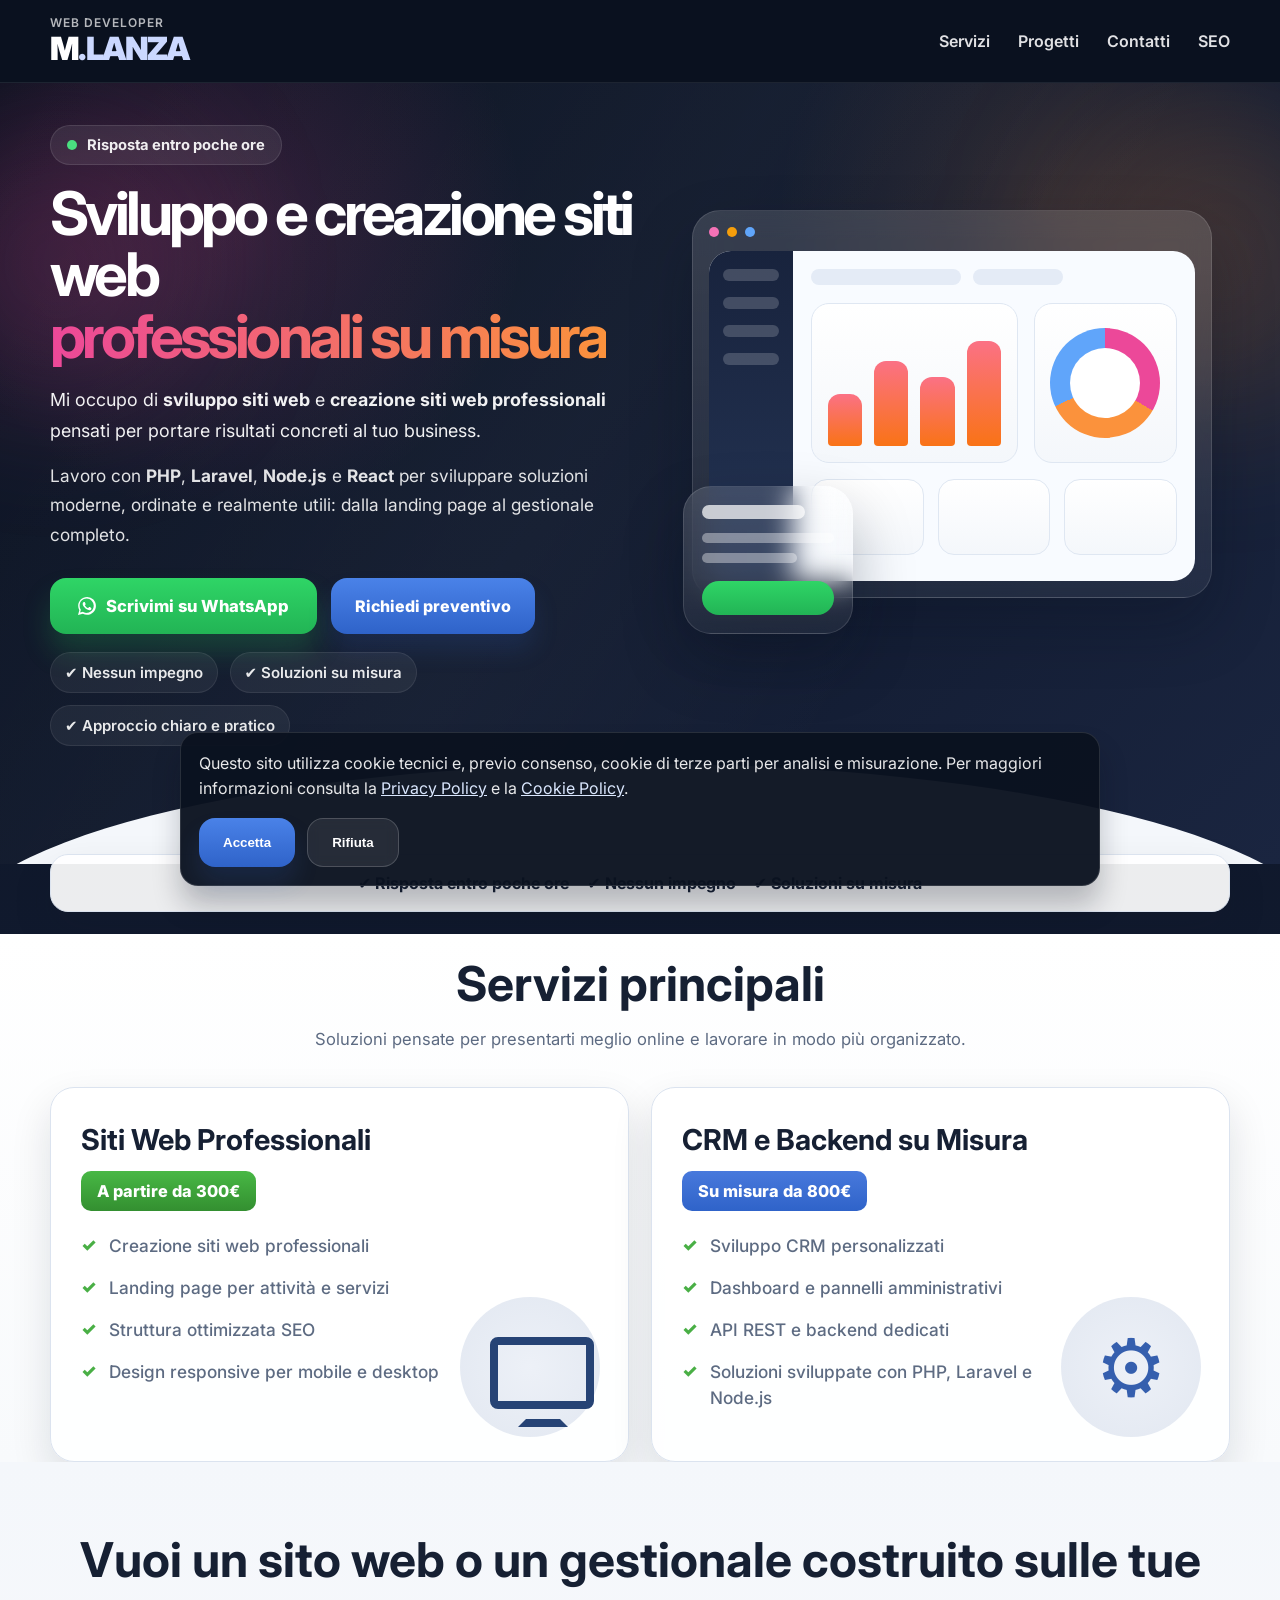
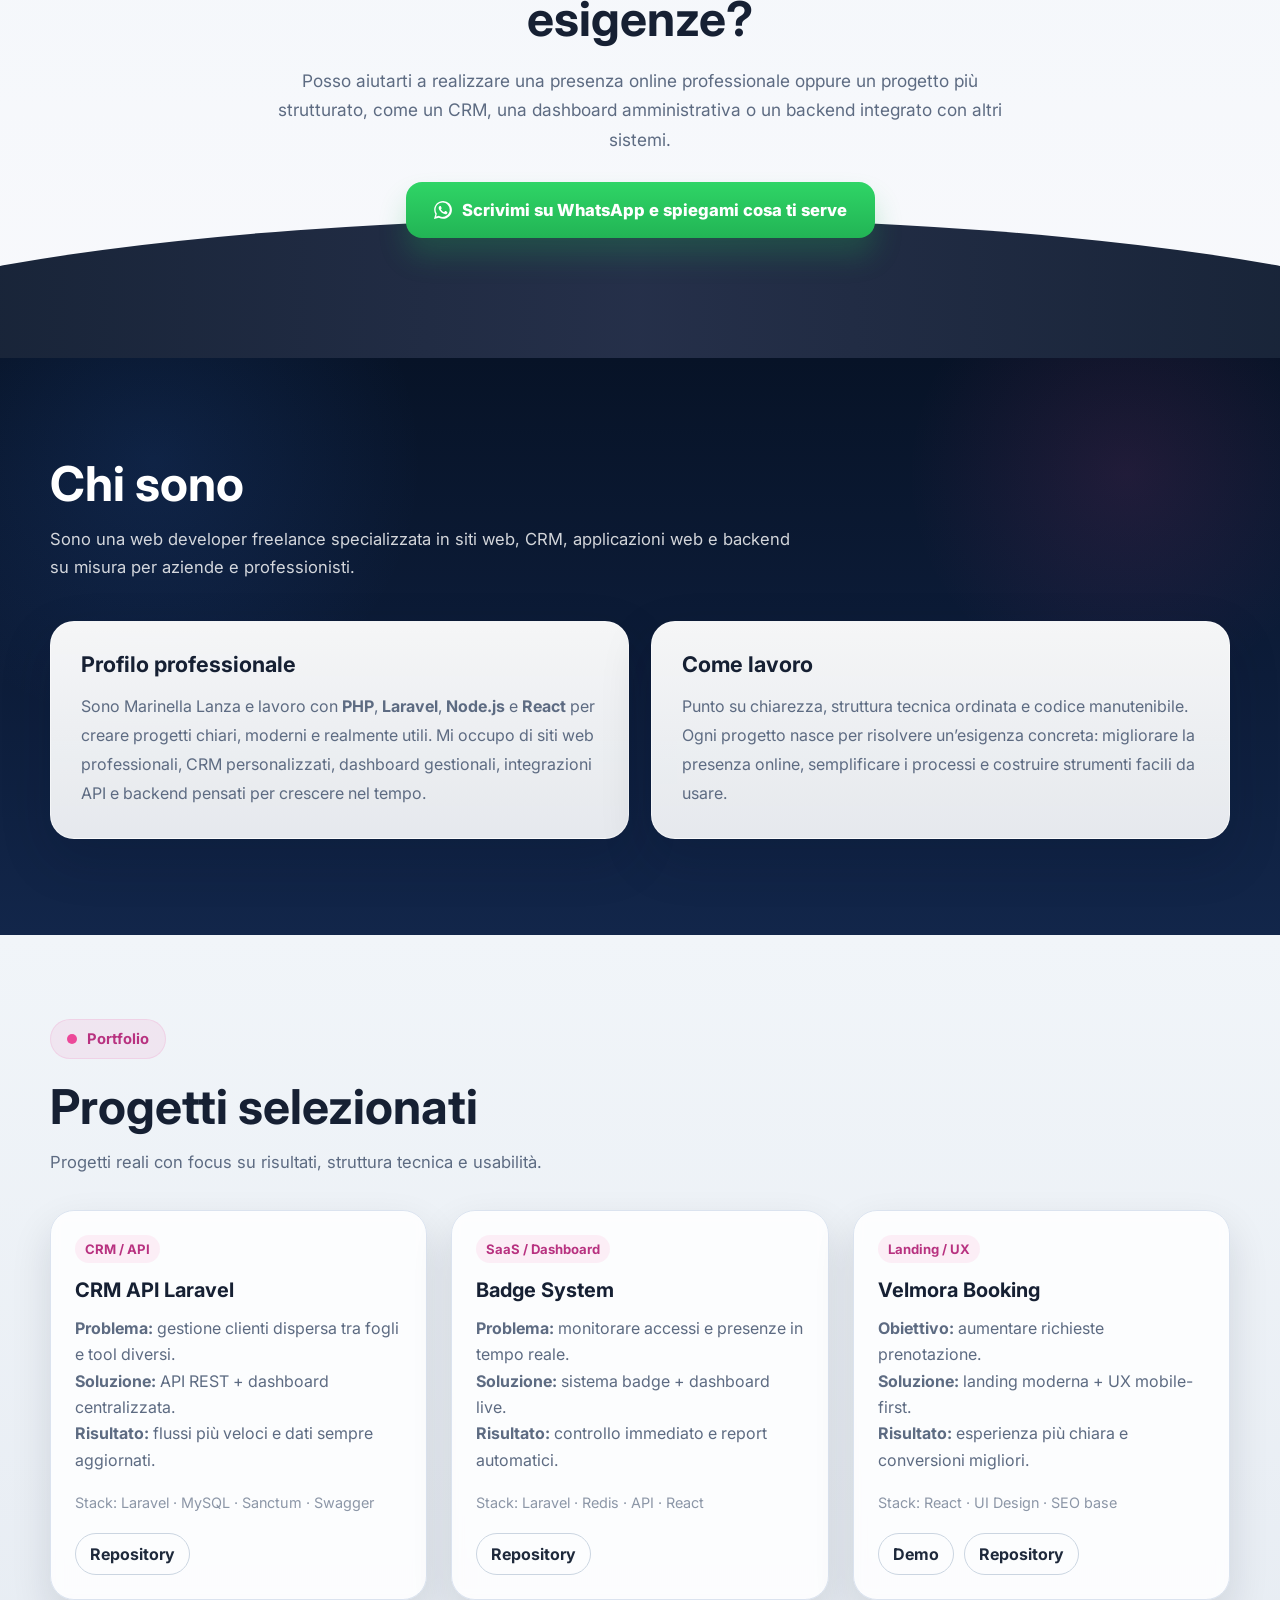
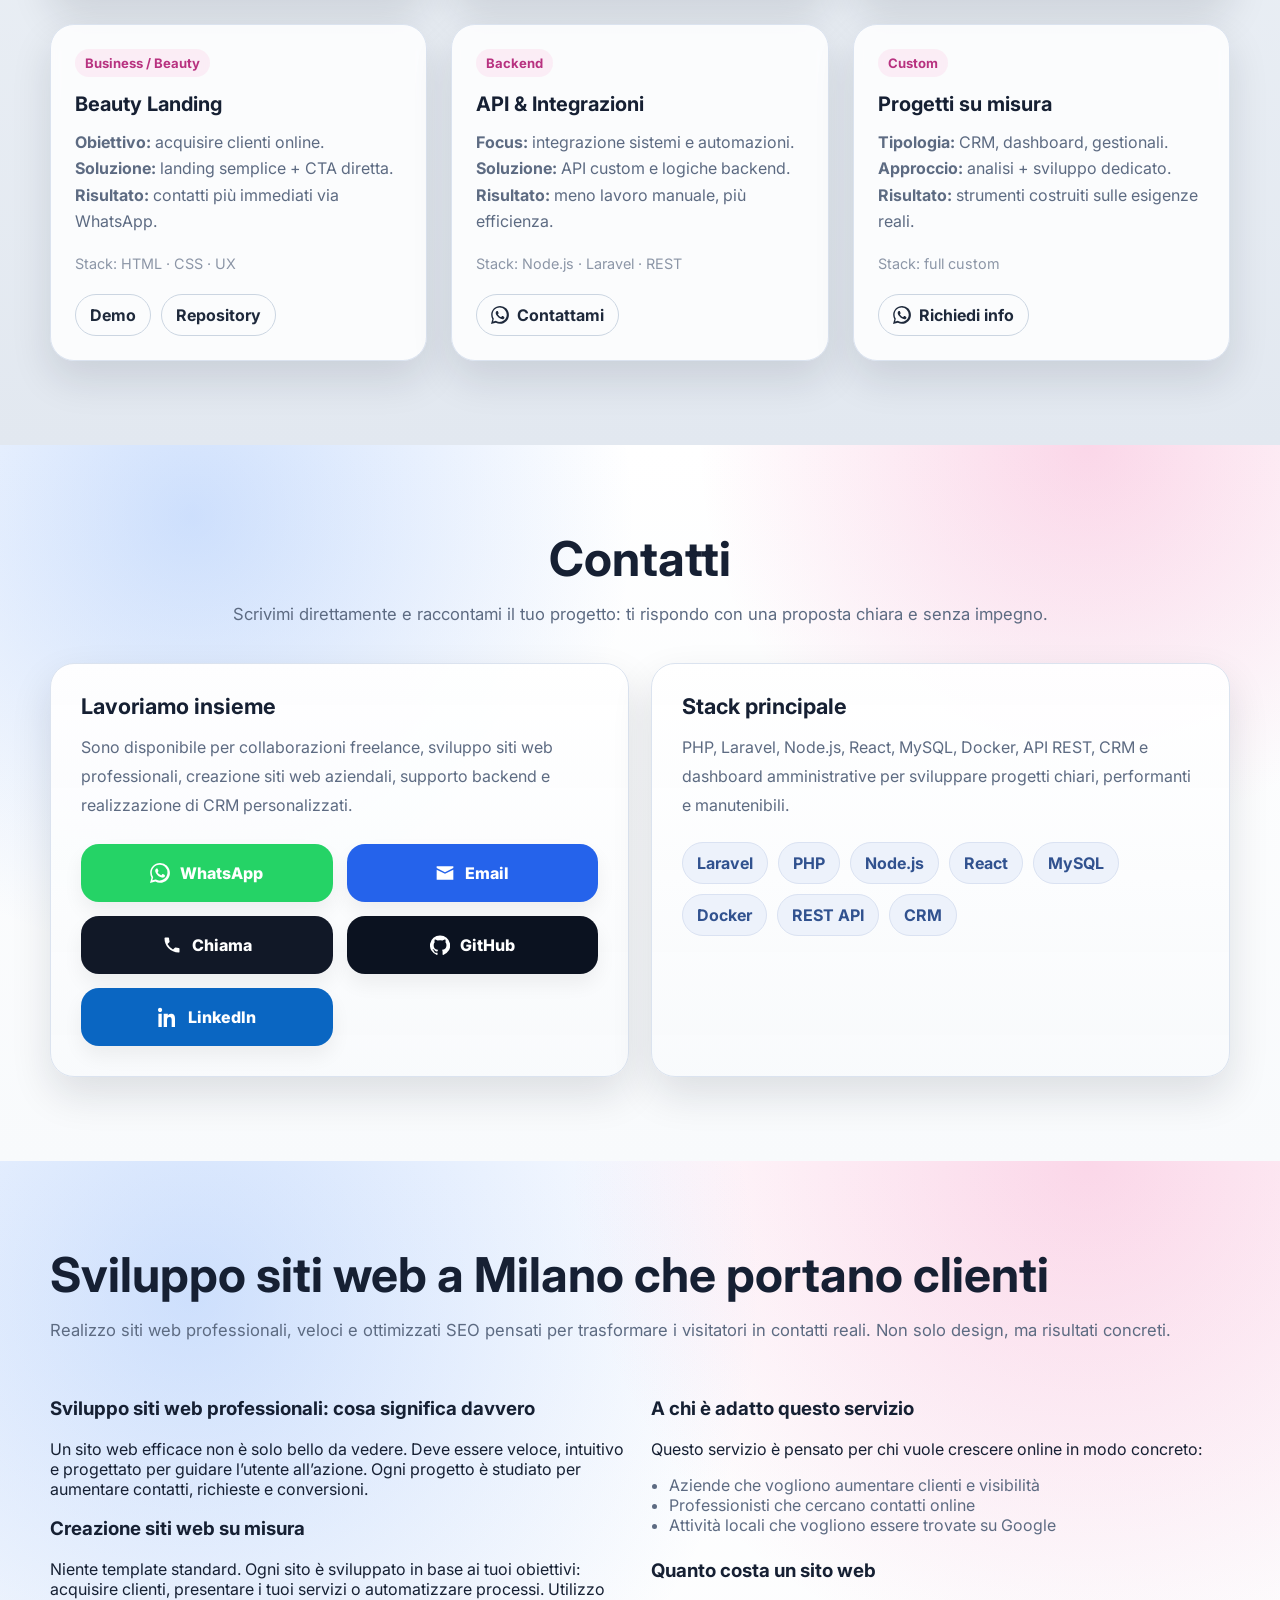
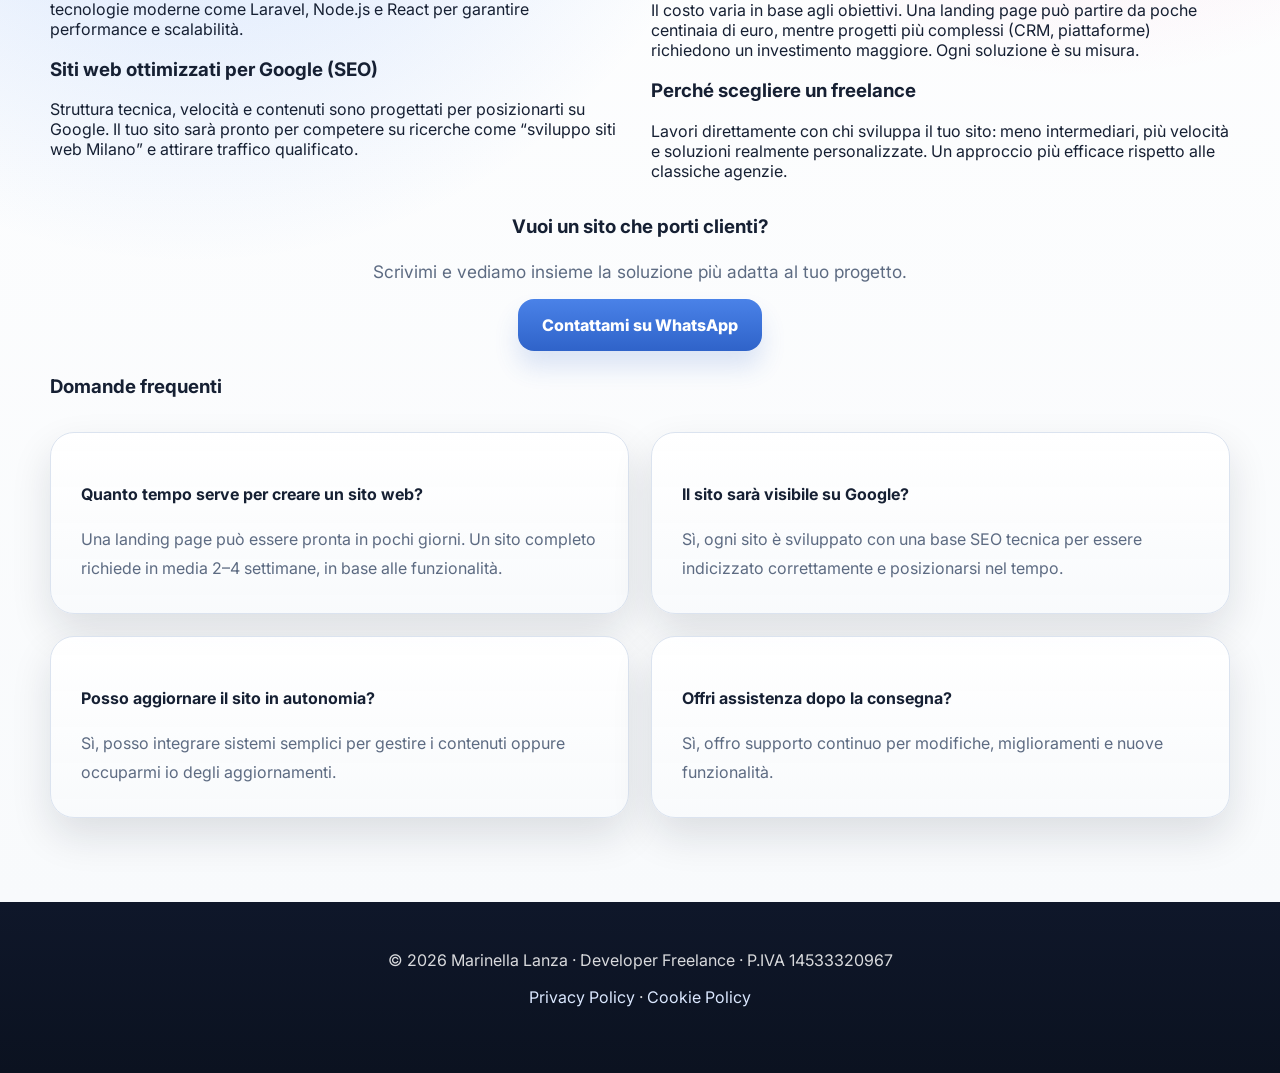
<file: index.html>
<!DOCTYPE html>
<html lang="it">
<head>
  <meta charset="UTF-8" />
  <meta name="viewport" content="width=device-width, initial-scale=1.0" />

  <title>Sviluppo siti web | Creazione siti web professionali | Marinella Lanza</title>
  <meta
    name="description"
    content="Sviluppo siti web e creazione siti web professionali a Milano. Realizzo siti veloci, ottimizzati SEO e su misura per aziende e professionisti."
  />
  <meta
    name="keywords"
    content="sviluppo siti web, creazione siti web, realizzazione siti web, siti web Milano, sviluppatore siti web freelance"
  />
  <meta name="author" content="Marinella Lanza" />
  <meta name="robots" content="index, follow" />
  <meta name="theme-color" content="#0b1220" />

  <link rel="canonical" href="https://mlanza683.github.io/" />
  <link rel="icon" href="favicon.svg" type="image/svg+xml" />
  <link rel="alternate icon" href="favicon.png" type="image/png" />

  <meta property="og:title" content="Sviluppo siti web | Creazione siti web professionali | Marinella Lanza" />
  <meta
    property="og:description"
    content="Sviluppo siti web professionali, creazione siti web su misura, CRM, backend e soluzioni digitali per aziende e professionisti."
  />
  <meta property="og:type" content="website" />
  <meta property="og:url" content="https://mlanza683.github.io/" />
  <meta property="og:image" content="https://mlanza683.github.io/portfolio.png" />

  <meta name="twitter:card" content="summary_large_image" />
  <meta name="twitter:title" content="Sviluppo siti web | Creazione siti web professionali | Marinella Lanza" />
  <meta
    name="twitter:description"
    content="Sviluppo siti web e creazione siti web professionali a Milano per aziende e professionisti."
  />
  <meta name="twitter:image" content="https://mlanza683.github.io/portfolio.png" />

  <link rel="preconnect" href="https://fonts.googleapis.com" />
  <link rel="preconnect" href="https://fonts.gstatic.com" crossorigin />
  <link
    href="https://fonts.googleapis.com/css2?family=Inter:wght@300;400;500;600;700;800;900&display=swap"
    rel="stylesheet"
  />

  <link rel="stylesheet" href="style.css" />
  <script type="application/ld+json">
{
  "@context": "https://schema.org",
  "@type": "WebSite",
  "name": "Marinella Lanza",
  "url": "https://mlanza683.github.io/"
}
</script>
</head>
<body>
  <header class="site-header">
    <div class="container header-inner">
      <div class="brand-lockup">
        <span class="brand-kicker">WEB DEVELOPER</span>
        <a href="#top" class="logo">M<span>.LANZA</span></a>
      </div>

      <button class="menu-toggle" type="button" aria-expanded="false" aria-controls="site-menu" aria-label="Apri menu">
        ☰
      </button>

      <nav class="main-nav" id="site-menu">
        <a href="#services">Servizi</a>
        <a href="#projects">Progetti</a>
        <a href="#contact">Contatti</a>
        <a href="#sviluppo-siti-web">SEO</a>
      </nav>
    </div>
  </header>

  <main id="top">
    <h1 class="seo-hidden">
      Sviluppo siti web professionali, creazione siti web, realizzazione siti web su misura, sviluppatore siti web freelance Milano
    </h1>

    <section class="hero">
      <div class="hero-glow hero-glow-left"></div>
      <div class="hero-glow hero-glow-right"></div>

      <div class="container hero-inner">
        <div class="hero-layout">
          <div class="hero-copy">
            <div class="eyebrow">
              <span class="eyebrow-dot"></span>
              Risposta entro poche ore
            </div>

            <h2 class="hero-title">
              Sviluppo e creazione siti web
              <span class="hero-accent">professionali su misura</span>
            </h2>

            <p class="hero-text hero-text-lead">
              Mi occupo di <strong>sviluppo siti web</strong> e
              <strong>creazione siti web professionali</strong> pensati per portare risultati concreti al tuo business.
            </p>

            <p class="hero-text">
              Lavoro con <strong>PHP</strong>, <strong>Laravel</strong>, <strong>Node.js</strong> e <strong>React</strong>
              per sviluppare soluzioni moderne, ordinate e realmente utili: dalla landing page al gestionale completo.
            </p>

            <div class="hero-actions">
              <a class="btn btn-whatsapp" href="https://wa.me/393491031575" target="_blank" rel="noopener noreferrer">
                <span class="icon">
                  <svg viewBox="0 0 24 24" fill="currentColor" aria-hidden="true">
                    <path d="M20.52 3.48A11.8 11.8 0 0012.06 0C5.56 0 .23 5.33.23 11.83c0 2.08.54 4.1 1.57 5.88L0 24l6.46-1.7a11.8 11.8 0 005.6 1.42h.01c6.5 0 11.83-5.33 11.83-11.83 0-3.16-1.23-6.12-3.38-8.41zM12.07 21.3c-1.8 0-3.56-.48-5.09-1.39l-.36-.21-3.84 1.01 1.02-3.75-.24-.38a9.4 9.4 0 01-1.45-5.05c0-5.2 4.23-9.43 9.43-9.43 2.52 0 4.88.98 6.66 2.76a9.35 9.35 0 012.76 6.66c0 5.2-4.23 9.43-9.43 9.43zm5.17-7.06c-.28-.14-1.66-.82-1.92-.92-.26-.1-.45-.14-.64.14-.19.28-.73.92-.9 1.11-.17.19-.34.21-.62.07-.28-.14-1.2-.44-2.28-1.4-.84-.75-1.41-1.67-1.58-1.95-.17-.28-.02-.43.12-.57.13-.13.28-.34.42-.51.14-.17.19-.28.28-.47.09-.19.05-.36-.02-.5-.07-.14-.64-1.54-.88-2.11-.23-.56-.47-.49-.64-.5h-.55c-.19 0-.5.07-.76.36-.26.28-1 1-1 2.44 0 1.44 1.03 2.83 1.18 3.02.14.19 2.03 3.1 4.92 4.35.69.3 1.23.48 1.65.61.69.22 1.32.19 1.82.11.56-.08 1.66-.68 1.9-1.34.23-.66.23-1.22.16-1.34-.07-.12-.26-.19-.55-.33z"/>
                  </svg>
                </span>
                Scrivimi su WhatsApp
              </a>

              <a class="btn btn-primary" href="#contact">Richiedi preventivo</a>
            </div>

            <div class="hero-trust">
              <span>✔ Nessun impegno</span>
              <span>✔ Soluzioni su misura</span>
              <span>✔ Approccio chiaro e pratico</span>
            </div>
          </div>

          <div class="hero-device" aria-hidden="true">
            <div class="hero-card hero-card-main">
              <div class="hero-card-top">
                <span class="dot pink"></span>
                <span class="dot amber"></span>
                <span class="dot blue"></span>
              </div>

              <div class="dashboard-mockup">
                <div class="dashboard-sidebar">
                  <span></span><span></span><span></span><span></span>
                </div>

                <div class="dashboard-content">
                  <div class="dashboard-head">
                    <div class="line long"></div>
                    <div class="line short"></div>
                  </div>

                  <div class="dashboard-panels">
                    <div class="panel chart-panel">
                      <div class="chart-bars">
                        <span></span><span></span><span></span><span></span>
                      </div>
                    </div>

                    <div class="panel stats-panel">
                      <div class="ring"></div>
                    </div>
                  </div>

                  <div class="dashboard-bottom">
                    <div></div><div></div><div></div>
                  </div>
                </div>
              </div>
            </div>

            <div class="hero-card hero-card-floating">
              <div class="floating-title"></div>
              <div class="floating-line"></div>
              <div class="floating-line short"></div>
              <div class="floating-button"></div>
            </div>
          </div>
        </div>
      </div>

      <div class="hero-curve"></div>
    </section>

    <section class="trust-strip">
      <div class="container trust-inner">
        <span>✔ Risposta entro poche ore</span>
        <span>✔ Nessun impegno</span>
        <span>✔ Soluzioni su misura</span>
      </div>
    </section>

    <section class="pricing" id="services">
      <div class="container">
        <div class="section-head center">
          <h2>Servizi principali</h2>
          <p>Soluzioni pensate per presentarti meglio online e lavorare in modo più organizzato.</p>
        </div>

        <div class="pricing-grid">
          <article class="pricing-card">
            <h2>Siti Web Professionali</h2>
            <div class="badge green">A partire da 300€</div>
            <ul>
              <li>Creazione siti web professionali</li>
              <li>Landing page per attività e servizi</li>
              <li>Struttura ottimizzata SEO</li>
              <li>Design responsive per mobile e desktop</li>
            </ul>
            <div class="icon-circle monitor"></div>
          </article>

          <article class="pricing-card">
            <h2>CRM e Backend su Misura</h2>
            <div class="badge blue">Su misura da 800€</div>
            <ul>
              <li>Sviluppo CRM personalizzati</li>
              <li>Dashboard e pannelli amministrativi</li>
              <li>API REST e backend dedicati</li>
              <li>Soluzioni sviluppate con PHP, Laravel e Node.js</li>
            </ul>
            <div class="icon-circle gear">⚙</div>
          </article>
        </div>
      </div>
    </section>

    <section class="cta-section">
      <div class="container cta-content">
        <div class="cta-box">
          <h2>Vuoi un sito web o un gestionale costruito sulle tue esigenze?</h2>
          <p>
            Posso aiutarti a realizzare una presenza online professionale oppure un progetto più strutturato,
            come un CRM, una dashboard amministrativa o un backend integrato con altri sistemi.
          </p>

          <a class="btn btn-whatsapp" href="https://wa.me/393491031575" target="_blank" rel="noopener noreferrer">
            <span class="icon">
              <svg viewBox="0 0 24 24" fill="currentColor" aria-hidden="true">
                <path d="M20.52 3.48A11.8 11.8 0 0012.06 0C5.56 0 .23 5.33.23 11.83c0 2.08.54 4.1 1.57 5.88L0 24l6.46-1.7a11.8 11.8 0 005.6 1.42h.01c6.5 0 11.83-5.33 11.83-11.83 0-3.16-1.23-6.12-3.38-8.41zM12.07 21.3c-1.8 0-3.56-.48-5.09-1.39l-.36-.21-3.84 1.01 1.02-3.75-.24-.38a9.4 9.4 0 01-1.45-5.05c0-5.2 4.23-9.43 9.43-9.43 2.52 0 4.88.98 6.66 2.76a9.35 9.35 0 012.76 6.66c0 5.2-4.23 9.43-9.43 9.43zm5.17-7.06c-.28-.14-1.66-.82-1.92-.92-.26-.1-.45-.14-.64.14-.19.28-.73.92-.9 1.11-.17.19-.34.21-.62.07-.28-.14-1.2-.44-2.28-1.4-.84-.75-1.41-1.67-1.58-1.95-.17-.28-.02-.43.12-.57.13-.13.28-.34.42-.51.14-.17.19-.28.28-.47.09-.19.05-.36-.02-.5-.07-.14-.64-1.54-.88-2.11-.23-.56-.47-.49-.64-.5h-.55c-.19 0-.5.07-.76.36-.26.28-1 1-1 2.44 0 1.44 1.03 2.83 1.18 3.02.14.19 2.03 3.1 4.92 4.35.69.3 1.23.48 1.65.61.69.22 1.32.19 1.82.11.56-.08 1.66-.68 1.9-1.34.23-.66.23-1.22.16-1.34-.07-.12-.26-.19-.55-.33z"/>
              </svg>
            </span>
            Scrivimi su WhatsApp e spiegami cosa ti serve
          </a>
        </div>
      </div>

      <div class="cta-wave" aria-hidden="true"></div>
    </section>

    <section class="dark-section" id="about">
      <div class="container">
        <div class="section-head">
          <h2>Chi sono</h2>
          <p>
            Sono una web developer freelance specializzata in siti web, CRM, applicazioni web e backend su misura per aziende e professionisti.
          </p>
        </div>

        <div class="grid two">
          <article class="glass-card">
            <h3>Profilo professionale</h3>
            <p>
              Sono Marinella Lanza e lavoro con <strong>PHP</strong>, <strong>Laravel</strong>, <strong>Node.js</strong> e <strong>React</strong>
              per creare progetti chiari, moderni e realmente utili. Mi occupo di siti web professionali, CRM personalizzati,
              dashboard gestionali, integrazioni API e backend pensati per crescere nel tempo.
            </p>
          </article>

          <article class="glass-card">
            <h3>Come lavoro</h3>
            <p>
              Punto su chiarezza, struttura tecnica ordinata e codice manutenibile. Ogni progetto nasce per risolvere
              un’esigenza concreta: migliorare la presenza online, semplificare i processi e costruire strumenti facili da usare.
            </p>
          </article>
        </div>
      </div>
    </section>

    <section id="projects" class="projects-section">
      <div class="container">
        <div class="section-heading">
          <div class="eyebrow eyebrow-dark">
            <span class="eyebrow-dot eyebrow-dot-pink"></span>
            Portfolio
          </div>
          <h2>Progetti selezionati</h2>
          <p>Progetti reali con focus su risultati, struttura tecnica e usabilità.</p>
        </div>

        <div class="projects-grid">
          <article class="project-card">
            <span class="project-tag">CRM / API</span>
            <h3>CRM API Laravel</h3>
            <p><strong>Problema:</strong> gestione clienti dispersa tra fogli e tool diversi.<br><strong>Soluzione:</strong> API REST + dashboard centralizzata.<br><strong>Risultato:</strong> flussi più veloci e dati sempre aggiornati.</p>
            <p class="stack-mini">Stack: Laravel · MySQL · Sanctum · Swagger</p>
            <div class="project-actions">
              <a href="https://github.com/mlanza683/crm-api-laravel" target="_blank" rel="noopener noreferrer">Repository</a>
            </div>
          </article>

          <article class="project-card">
            <span class="project-tag">SaaS / Dashboard</span>
            <h3>Badge System</h3>
            <p><strong>Problema:</strong> monitorare accessi e presenze in tempo reale.<br><strong>Soluzione:</strong> sistema badge + dashboard live.<br><strong>Risultato:</strong> controllo immediato e report automatici.</p>
            <p class="stack-mini">Stack: Laravel · Redis · API · React</p>
            <div class="project-actions">
              <a href="https://github.com/mlanza683/badge-system-saas" target="_blank" rel="noopener noreferrer">Repository</a>
            </div>
          </article>

          <article class="project-card">
            <span class="project-tag">Landing / UX</span>
            <h3>Velmora Booking</h3>
            <p><strong>Obiettivo:</strong> aumentare richieste prenotazione.<br><strong>Soluzione:</strong> landing moderna + UX mobile-first.<br><strong>Risultato:</strong> esperienza più chiara e conversioni migliori.</p>
            <p class="stack-mini">Stack: React · UI Design · SEO base</p>
            <div class="project-actions">
              <a href="https://mlanza683.github.io/velmora-demo/" target="_blank" rel="noopener noreferrer">Demo</a>
              <a href="https://github.com/mlanza683/velmora-demo" target="_blank" rel="noopener noreferrer">Repository</a>
            </div>
          </article>

          <article class="project-card">
            <span class="project-tag">Business / Beauty</span>
            <h3>Beauty Landing</h3>
            <p><strong>Obiettivo:</strong> acquisire clienti online.<br><strong>Soluzione:</strong> landing semplice + CTA diretta.<br><strong>Risultato:</strong> contatti più immediati via WhatsApp.</p>
            <p class="stack-mini">Stack: HTML · CSS · UX</p>
            <div class="project-actions">
              <a href="https://mlanza683.github.io/beauty-landing-react/" target="_blank" rel="noopener noreferrer">Demo</a>
              <a href="https://github.com/mlanza683/beauty-landing-react" target="_blank" rel="noopener noreferrer">Repository</a>
            </div>
          </article>

          <article class="project-card">
            <span class="project-tag">Backend</span>
            <h3>API & Integrazioni</h3>
            <p><strong>Focus:</strong> integrazione sistemi e automazioni.<br><strong>Soluzione:</strong> API custom e logiche backend.<br><strong>Risultato:</strong> meno lavoro manuale, più efficienza.</p>
            <p class="stack-mini">Stack: Node.js · Laravel · REST</p>
            <div class="project-actions">
              <a href="https://wa.me/393491031575" target="_blank" rel="noopener noreferrer">
                <span class="icon">
                  <svg viewBox="0 0 24 24" fill="currentColor" aria-hidden="true">
                    <path d="M20.52 3.48A11.8 11.8 0 0012.06 0C5.56 0 .23 5.33.23 11.83c0 2.08.54 4.1 1.57 5.88L0 24l6.46-1.7a11.8 11.8 0 005.6 1.42h.01c6.5 0 11.83-5.33 11.83-11.83 0-3.16-1.23-6.12-3.38-8.41zM12.07 21.3c-1.8 0-3.56-.48-5.09-1.39l-.36-.21-3.84 1.01 1.02-3.75-.24-.38a9.4 9.4 0 01-1.45-5.05c0-5.2 4.23-9.43 9.43-9.43 2.52 0 4.88.98 6.66 2.76a9.35 9.35 0 012.76 6.66c0 5.2-4.23 9.43-9.43 9.43zm5.17-7.06c-.28-.14-1.66-.82-1.92-.92-.26-.1-.45-.14-.64.14-.19.28-.73.92-.9 1.11-.17.19-.34.21-.62.07-.28-.14-1.2-.44-2.28-1.4-.84-.75-1.41-1.67-1.58-1.95-.17-.28-.02-.43.12-.57.13-.13.28-.34.42-.51.14-.17.19-.28.28-.47.09-.19.05-.36-.02-.5-.07-.14-.64-1.54-.88-2.11-.23-.56-.47-.49-.64-.5h-.55c-.19 0-.5.07-.76.36-.26.28-1 1-1 2.44 0 1.44 1.03 2.83 1.18 3.02.14.19 2.03 3.1 4.92 4.35.69.3 1.23.48 1.65.61.69.22 1.32.19 1.82.11.56-.08 1.66-.68 1.9-1.34.23-.66.23-1.22.16-1.34-.07-.12-.26-.19-.55-.33z"/>
                  </svg>
                </span>
                Contattami
              </a>
            </div>
          </article>

          <article class="project-card">
            <span class="project-tag">Custom</span>
            <h3>Progetti su misura</h3>
            <p><strong>Tipologia:</strong> CRM, dashboard, gestionali.<br><strong>Approccio:</strong> analisi + sviluppo dedicato.<br><strong>Risultato:</strong> strumenti costruiti sulle esigenze reali.</p>
            <p class="stack-mini">Stack: full custom</p>
            <div class="project-actions">
              <a href="https://wa.me/393491031575" target="_blank" rel="noopener noreferrer">
                <span class="icon">
                  <svg viewBox="0 0 24 24" fill="currentColor" aria-hidden="true">
                    <path d="M20.52 3.48A11.8 11.8 0 0012.06 0C5.56 0 .23 5.33.23 11.83c0 2.08.54 4.1 1.57 5.88L0 24l6.46-1.7a11.8 11.8 0 005.6 1.42h.01c6.5 0 11.83-5.33 11.83-11.83 0-3.16-1.23-6.12-3.38-8.41zM12.07 21.3c-1.8 0-3.56-.48-5.09-1.39l-.36-.21-3.84 1.01 1.02-3.75-.24-.38a9.4 9.4 0 01-1.45-5.05c0-5.2 4.23-9.43 9.43-9.43 2.52 0 4.88.98 6.66 2.76a9.35 9.35 0 012.76 6.66c0 5.2-4.23 9.43-9.43 9.43zm5.17-7.06c-.28-.14-1.66-.82-1.92-.92-.26-.1-.45-.14-.64.14-.19.28-.73.92-.9 1.11-.17.19-.34.21-.62.07-.28-.14-1.2-.44-2.28-1.4-.84-.75-1.41-1.67-1.58-1.95-.17-.28-.02-.43.12-.57.13-.13.28-.34.42-.51.14-.17.19-.28.28-.47.09-.19.05-.36-.02-.5-.07-.14-.64-1.54-.88-2.11-.23-.56-.47-.49-.64-.5h-.55c-.19 0-.5.07-.76.36-.26.28-1 1-1 2.44 0 1.44 1.03 2.83 1.18 3.02.14.19 2.03 3.1 4.92 4.35.69.3 1.23.48 1.65.61.69.22 1.32.19 1.82.11.56-.08 1.66-.68 1.9-1.34.23-.66.23-1.22.16-1.34-.07-.12-.26-.19-.55-.33z"/>
                  </svg>
                </span>
                Richiedi info
              </a>
            </div>
          </article>
        </div>
      </div>
    </section>

    <section class="light-section" id="contact">
      <div class="container">
        <div class="section-head center">
          <h2>Contatti</h2>
          <p>Scrivimi direttamente e raccontami il tuo progetto: ti rispondo con una proposta chiara e senza impegno.</p>
        </div>

        <div class="grid two">
          <article class="light-card">
            <h3>Lavoriamo insieme</h3>
            <p>
              Sono disponibile per collaborazioni freelance, sviluppo siti web professionali, creazione siti web aziendali,
              supporto backend e realizzazione di CRM personalizzati.
            </p>

            <div class="contact-links">
              <a href="https://wa.me/393491031575" target="_blank" rel="noopener noreferrer" class="whatsapp">
                <span class="icon">
                  <svg viewBox="0 0 24 24" fill="currentColor" aria-hidden="true">
                    <path d="M20.52 3.48A11.8 11.8 0 0012.06 0C5.56 0 .23 5.33.23 11.83c0 2.08.54 4.1 1.57 5.88L0 24l6.46-1.7a11.8 11.8 0 005.6 1.42h.01c6.5 0 11.83-5.33 11.83-11.83 0-3.16-1.23-6.12-3.38-8.41zM12.07 21.3c-1.8 0-3.56-.48-5.09-1.39l-.36-.21-3.84 1.01 1.02-3.75-.24-.38a9.4 9.4 0 01-1.45-5.05c0-5.2 4.23-9.43 9.43-9.43 2.52 0 4.88.98 6.66 2.76a9.35 9.35 0 012.76 6.66c0 5.2-4.23 9.43-9.43 9.43zm5.17-7.06c-.28-.14-1.66-.82-1.92-.92-.26-.1-.45-.14-.64.14-.19.28-.73.92-.9 1.11-.17.19-.34.21-.62.07-.28-.14-1.2-.44-2.28-1.4-.84-.75-1.41-1.67-1.58-1.95-.17-.28-.02-.43.12-.57.13-.13.28-.34.42-.51.14-.17.19-.28.28-.47.09-.19.05-.36-.02-.5-.07-.14-.64-1.54-.88-2.11-.23-.56-.47-.49-.64-.5h-.55c-.19 0-.5.07-.76.36-.26.28-1 1-1 2.44 0 1.44 1.03 2.83 1.18 3.02.14.19 2.03 3.1 4.92 4.35.69.3 1.23.48 1.65.61.69.22 1.32.19 1.82.11.56-.08 1.66-.68 1.9-1.34.23-.66.23-1.22.16-1.34-.07-.12-.26-.19-.55-.33z"/>
                  </svg>
                </span>
                WhatsApp
              </a>

              <a href="mailto:lanza_marinella@libero.it" class="email">
                <span class="icon">
                  <svg viewBox="0 0 24 24" fill="currentColor" aria-hidden="true">
                    <path d="M2 4h20v16H2V4zm10 7L2 6v2l10 5 10-5V6l-10 5z"/>
                  </svg>
                </span>
                Email
              </a>

              <a href="tel:+393491031575" class="phone">
                <span class="icon">
                  <svg viewBox="0 0 24 24" fill="currentColor" aria-hidden="true">
                    <path d="M6.62 10.79a15.91 15.91 0 006.59 6.59l2.2-2.2a1 1 0 011.01-.24c1.12.37 2.33.57 3.58.57a1 1 0 011 1V20a1 1 0 01-1 1C10.3 21 3 13.7 3 4a1 1 0 011-1h3.49a1 1 0 011 1c0 1.25.2 2.46.57 3.58.1.34.02.71-.24.97l-2.2 2.24z"/>
                  </svg>
                </span>
                Chiama
              </a>

              <a href="https://github.com/mlanza683" target="_blank" rel="noopener noreferrer" class="github">
                <span class="icon">
                  <svg viewBox="0 0 24 24" fill="currentColor" aria-hidden="true">
                    <path d="M12 .5a12 12 0 00-3.79 23.4c.6.11.82-.26.82-.58v-2.02c-3.34.73-4.04-1.61-4.04-1.61-.55-1.4-1.34-1.77-1.34-1.77-1.1-.75.08-.73.08-.73 1.22.09 1.86 1.25 1.86 1.25 1.08 1.85 2.83 1.32 3.52 1.01.11-.78.42-1.32.76-1.62-2.67-.3-5.47-1.33-5.47-5.93 0-1.31.47-2.38 1.24-3.22-.12-.3-.54-1.53.12-3.19 0 0 1.01-.32 3.31 1.23a11.5 11.5 0 016.02 0c2.3-1.55 3.31-1.23 3.31-1.23.66 1.66.24 2.89.12 3.19.77.84 1.24 1.91 1.24 3.22 0 4.61-2.8 5.63-5.48 5.92.43.37.81 1.1.81 2.22v3.29c0 .32.22.7.83.58A12 12 0 0012 .5z"/>
                  </svg>
                </span>
                GitHub
              </a>

              <a href="https://www.linkedin.com/in/marinella-l-0563414b/" target="_blank" rel="noopener noreferrer" class="linkedin">
                <span class="icon">
                  <svg viewBox="0 0 24 24" fill="currentColor" aria-hidden="true">
                    <path d="M4.98 3.5C4.98 4.88 3.87 6 2.49 6 1.11 6 0 4.88 0 3.5 0 2.12 1.11 1 2.49 1c1.38 0 2.49 1.12 2.49 2.5zM.5 8h4v16h-4V8zm7.5 0h3.8v2.2h.05c.53-1 1.83-2.2 3.77-2.2 4.03 0 4.78 2.65 4.78 6.1V24h-4v-7.8c0-1.86-.03-4.25-2.59-4.25-2.6 0-3 2.03-3 4.11V24h-4V8z"/>
                  </svg>
                </span>
                LinkedIn
              </a>
            </div>
          </article>

          <article class="light-card">
            <h3>Stack principale</h3>
            <p>
              PHP, Laravel, Node.js, React, MySQL, Docker, API REST, CRM e dashboard amministrative per sviluppare progetti chiari,
              performanti e manutenibili.
            </p>

            <div class="stack-tags">
              <span>Laravel</span>
              <span>PHP</span>
              <span>Node.js</span>
              <span>React</span>
              <span>MySQL</span>
              <span>Docker</span>
              <span>REST API</span>
              <span>CRM</span>
            </div>
          </article>
        </div>
      </div>
    </section>

    <section class="light-section seo-section" id="sviluppo-siti-web">
  <div class="container">

    <div class="section-head">
      <h2>Sviluppo siti web a Milano che portano clienti</h2>
      <p>
        Realizzo siti web professionali, veloci e ottimizzati SEO pensati per trasformare i visitatori in contatti reali.
        Non solo design, ma risultati concreti.
      </p>
    </div>

    <div class="grid two">
      <div>
        <h3>Sviluppo siti web professionali: cosa significa davvero</h3>
        <p>
          Un sito web efficace non è solo bello da vedere. Deve essere veloce, intuitivo e progettato per guidare l’utente all’azione.
          Ogni progetto è studiato per aumentare contatti, richieste e conversioni.
        </p>

        <h3>Creazione siti web su misura</h3>
        <p>
          Niente template standard. Ogni sito è sviluppato in base ai tuoi obiettivi: acquisire clienti, presentare i tuoi servizi
          o automatizzare processi. Utilizzo tecnologie moderne come Laravel, Node.js e React per garantire performance e scalabilità.
        </p>

        <h3>Siti web ottimizzati per Google (SEO)</h3>
        <p>
          Struttura tecnica, velocità e contenuti sono progettati per posizionarti su Google.
          Il tuo sito sarà pronto per competere su ricerche come “sviluppo siti web Milano” e attirare traffico qualificato.
        </p>
      </div>

      <div>
        <h3>A chi è adatto questo servizio</h3>
        <p>Questo servizio è pensato per chi vuole crescere online in modo concreto:</p>
        <ul class="seo-list">
          <li>Aziende che vogliono aumentare clienti e visibilità</li>
          <li>Professionisti che cercano contatti online</li>
          <li>Attività locali che vogliono essere trovate su Google</li>
        </ul>

        <h3>Quanto costa un sito web</h3>
        <p>
          Il costo varia in base agli obiettivi. Una landing page può partire da poche centinaia di euro,
          mentre progetti più complessi (CRM, piattaforme) richiedono un investimento maggiore.
          Ogni soluzione è su misura.
        </p>

        <h3>Perché scegliere un freelance</h3>
        <p>
          Lavori direttamente con chi sviluppa il tuo sito: meno intermediari, più velocità e soluzioni realmente personalizzate.
          Un approccio più efficace rispetto alle classiche agenzie.
        </p>
      </div>
    </div>

    <div class="cta-box">
      <h3>Vuoi un sito che porti clienti?</h3>
      <p>Scrivimi e vediamo insieme la soluzione più adatta al tuo progetto.</p>
      <a href="https://wa.me/393491031575" target="_blank" class="btn-primary">
        Contattami su WhatsApp
      </a>
    </div>

    <div class="section-head faq-head">
      <h3>Domande frequenti</h3>
    </div>

    <div class="grid two">
      <div class="light-card">
        <h4>Quanto tempo serve per creare un sito web?</h4>
        <p>
          Una landing page può essere pronta in pochi giorni. Un sito completo richiede in media 2–4 settimane,
          in base alle funzionalità.
        </p>
      </div>

      <div class="light-card">
        <h4>Il sito sarà visibile su Google?</h4>
        <p>
          Sì, ogni sito è sviluppato con una base SEO tecnica per essere indicizzato correttamente e posizionarsi nel tempo.
        </p>
      </div>

      <div class="light-card">
        <h4>Posso aggiornare il sito in autonomia?</h4>
        <p>
          Sì, posso integrare sistemi semplici per gestire i contenuti oppure occuparmi io degli aggiornamenti.
        </p>
      </div>

      <div class="light-card">
        <h4>Offri assistenza dopo la consegna?</h4>
        <p>
          Sì, offro supporto continuo per modifiche, miglioramenti e nuove funzionalità.
        </p>
      </div>
    </div>

  </div>
</section>
  </main>

  <footer class="site-footer">
    <div class="container">
      <p>© 2026 Marinella Lanza · Developer Freelance · P.IVA 14533320967</p>
      <p>
        <a href="/privacy.html">Privacy Policy</a>
        ·
        <a href="/cookie.html">Cookie Policy</a>
      </p>
    </div>
  </footer>

  <div id="cookie-banner" class="cookie-banner" hidden>
    <div class="cookie-banner__content">
      <p>
        Questo sito utilizza cookie tecnici e, previo consenso, cookie di terze parti per analisi e misurazione.
        Per maggiori informazioni consulta la
        <a href="/privacy.html">Privacy Policy</a>
        e la
        <a href="/cookie.html">Cookie Policy</a>.
      </p>

      <div class="cookie-banner__actions">
        <button id="cookie-accept" class="btn btn-primary" type="button">Accetta</button>
        <button id="cookie-reject" class="btn btn-secondary btn-dark-outline" type="button">Rifiuta</button>
      </div>
    </div>
  </div>

  <div class="mobile-cta">
    <a href="https://wa.me/393491031575" target="_blank" rel="noopener noreferrer">
      <span class="icon">
        <svg viewBox="0 0 24 24" fill="currentColor" aria-hidden="true">
          <path d="M20.52 3.48A11.8 11.8 0 0012.06 0C5.56 0 .23 5.33.23 11.83c0 2.08.54 4.1 1.57 5.88L0 24l6.46-1.7a11.8 11.8 0 005.6 1.42h.01c6.5 0 11.83-5.33 11.83-11.83 0-3.16-1.23-6.12-3.38-8.41zM12.07 21.3c-1.8 0-3.56-.48-5.09-1.39l-.36-.21-3.84 1.01 1.02-3.75-.24-.38a9.4 9.4 0 01-1.45-5.05c0-5.2 4.23-9.43 9.43-9.43 2.52 0 4.88.98 6.66 2.76a9.35 9.35 0 012.76 6.66c0 5.2-4.23 9.43-9.43 9.43zm5.17-7.06c-.28-.14-1.66-.82-1.92-.92-.26-.1-.45-.14-.64.14-.19.28-.73.92-.9 1.11-.17.19-.34.21-.62.07-.28-.14-1.2-.44-2.28-1.4-.84-.75-1.41-1.67-1.58-1.95-.17-.28-.02-.43.12-.57.13-.13.28-.34.42-.51.14-.17.19-.28.28-.47.09-.19.05-.36-.02-.5-.07-.14-.64-1.54-.88-2.11-.23-.56-.47-.49-.64-.5h-.55c-.19 0-.5.07-.76.36-.26.28-1 1-1 2.44 0 1.44 1.03 2.83 1.18 3.02.14.19 2.03 3.1 4.92 4.35.69.3 1.23.48 1.65.61.69.22 1.32.19 1.82.11.56-.08 1.66-.68 1.9-1.34.23-.66.23-1.22.16-1.34-.07-.12-.26-.19-.55-.33z"/>
        </svg>
      </span>
      WhatsApp
    </a>
    <a href="#contact">Preventivo</a>
  </div>

  <script>
    const menuToggle = document.querySelector(".menu-toggle");
    const mobileMenu = document.querySelector(".main-nav");

    if (menuToggle && mobileMenu) {
      menuToggle.addEventListener("click", function () {
        const isOpen = mobileMenu.classList.toggle("open");
        menuToggle.setAttribute("aria-expanded", isOpen ? "true" : "false");
      });

      mobileMenu.querySelectorAll("a").forEach(function (link) {
        link.addEventListener("click", function () {
          mobileMenu.classList.remove("open");
          menuToggle.setAttribute("aria-expanded", "false");
        });
      });
    }

    (function () {
      const STORAGE_KEY = "ml_cookie_consent_v1";
      const banner = document.getElementById("cookie-banner");
      const acceptBtn = document.getElementById("cookie-accept");
      const rejectBtn = document.getElementById("cookie-reject");

      function getConsent() {
        try {
          return localStorage.getItem(STORAGE_KEY);
        } catch (e) {
          return null;
        }
      }

      function setConsent(value) {
        try {
          localStorage.setItem(STORAGE_KEY, value);
        } catch (e) {}
      }

      function showBanner() {
        if (banner) banner.hidden = false;
      }

      function hideBanner() {
        if (banner) banner.hidden = true;
      }

      const consent = getConsent();
      if (!consent) showBanner();

      if (acceptBtn) {
        acceptBtn.addEventListener("click", function () {
          setConsent("accepted");
          hideBanner();
        });
      }

      if (rejectBtn) {
        rejectBtn.addEventListener("click", function () {
          setConsent("rejected");
          hideBanner();
        });
      }
    })();
  </script>
</body>
</html>
</file>
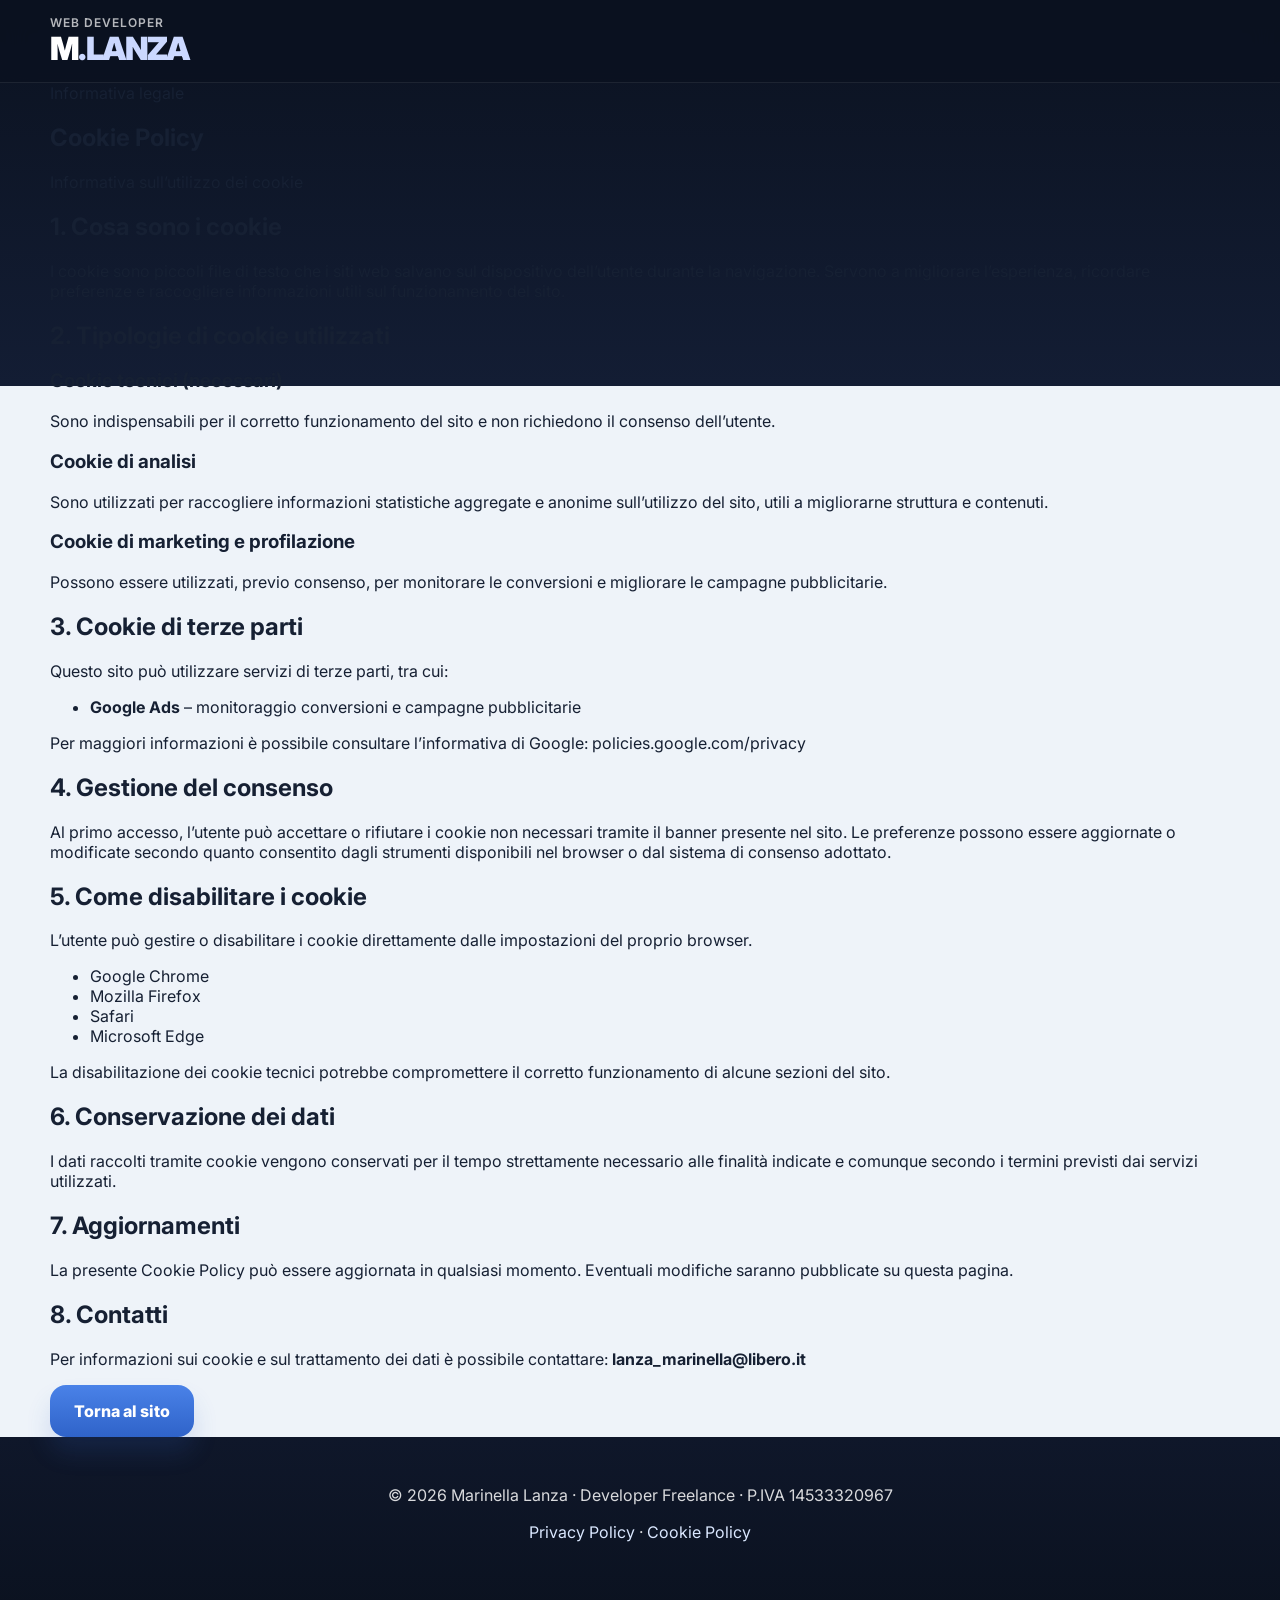
<file: cookie.html>
<!DOCTYPE html>
<html lang="it">
<head>
  <meta charset="UTF-8" />
  <meta name="viewport" content="width=device-width, initial-scale=1.0" />
  <title>Cookie Policy | Marinella Lanza</title>
  <meta
    name="description"
    content="Cookie Policy del sito di Marinella Lanza. Informazioni sull’utilizzo dei cookie tecnici, analitici e di marketing."
  />
  <link rel="preconnect" href="https://fonts.googleapis.com" />
  <link rel="preconnect" href="https://fonts.gstatic.com" crossorigin />
  <link
    href="https://fonts.googleapis.com/css2?family=Inter:wght@300;400;500;600;700;800;900&display=swap"
    rel="stylesheet"
  />
  <link rel="stylesheet" href="style.css" />
</head>
<body>

  <header class="site-header">
    <div class="container header-inner">
      <div class="brand-lockup">
        <span class="brand-kicker">WEB DEVELOPER</span>
        <a href="/" class="logo">M<span>.LANZA</span></a>
      </div>
    </div>
  </header>

  <section class="legal-hero">
    <div class="container legal-hero-inner">
      <span class="legal-eyebrow">Informativa legale</span>
      <h1>Cookie Policy</h1>
      <p>Informativa sull’utilizzo dei cookie</p>
    </div>
  </section>

  <main class="legal-page">
    <div class="container legal-container">

      <section class="legal-block">
        <h2>1. Cosa sono i cookie</h2>
        <p>
          I cookie sono piccoli file di testo che i siti web salvano sul dispositivo dell’utente
          durante la navigazione. Servono a migliorare l’esperienza, ricordare preferenze
          e raccogliere informazioni utili sul funzionamento del sito.
        </p>
      </section>

      <section class="legal-block">
        <h2>2. Tipologie di cookie utilizzati</h2>

        <h3>Cookie tecnici (necessari)</h3>
        <p>
          Sono indispensabili per il corretto funzionamento del sito e non richiedono il consenso dell’utente.
        </p>

        <h3>Cookie di analisi</h3>
        <p>
          Sono utilizzati per raccogliere informazioni statistiche aggregate e anonime sull’utilizzo del sito,
          utili a migliorarne struttura e contenuti.
        </p>

        <h3>Cookie di marketing e profilazione</h3>
        <p>
          Possono essere utilizzati, previo consenso, per monitorare le conversioni e migliorare
          le campagne pubblicitarie.
        </p>
      </section>

      <section class="legal-block">
        <h2>3. Cookie di terze parti</h2>
        <p>
          Questo sito può utilizzare servizi di terze parti, tra cui:
        </p>
        <ul>
          <li><strong>Google Ads</strong> – monitoraggio conversioni e campagne pubblicitarie</li>
        </ul>

        <p>
          Per maggiori informazioni è possibile consultare l’informativa di Google:
          <a href="https://policies.google.com/privacy" target="_blank" rel="noopener noreferrer">
            policies.google.com/privacy
          </a>
        </p>
      </section>

      <section class="legal-block">
        <h2>4. Gestione del consenso</h2>
        <p>
          Al primo accesso, l’utente può accettare o rifiutare i cookie non necessari tramite
          il banner presente nel sito. Le preferenze possono essere aggiornate o modificate
          secondo quanto consentito dagli strumenti disponibili nel browser o dal sistema di consenso adottato.
        </p>
      </section>

      <section class="legal-block">
        <h2>5. Come disabilitare i cookie</h2>
        <p>
          L’utente può gestire o disabilitare i cookie direttamente dalle impostazioni del proprio browser.
        </p>
        <ul>
          <li>Google Chrome</li>
          <li>Mozilla Firefox</li>
          <li>Safari</li>
          <li>Microsoft Edge</li>
        </ul>
        <p>
          La disabilitazione dei cookie tecnici potrebbe compromettere il corretto funzionamento di alcune sezioni del sito.
        </p>
      </section>

      <section class="legal-block">
        <h2>6. Conservazione dei dati</h2>
        <p>
          I dati raccolti tramite cookie vengono conservati per il tempo strettamente necessario
          alle finalità indicate e comunque secondo i termini previsti dai servizi utilizzati.
        </p>
      </section>

      <section class="legal-block">
        <h2>7. Aggiornamenti</h2>
        <p>
          La presente Cookie Policy può essere aggiornata in qualsiasi momento.
          Eventuali modifiche saranno pubblicate su questa pagina.
        </p>
      </section>

      <section class="legal-block">
        <h2>8. Contatti</h2>
        <p>
          Per informazioni sui cookie e sul trattamento dei dati è possibile contattare:
          <strong>
            <a href="mailto:lanza_marinella@libero.it">lanza_marinella@libero.it</a>
          </strong>
        </p>
      </section>

      <div class="legal-back">
        <a class="btn btn-primary" href="/">Torna al sito</a>
      </div>

    </div>
  </main>

  <footer class="site-footer legal-footer">
    <div class="container">
      <p>© 2026 Marinella Lanza · Developer Freelance · P.IVA 14533320967</p>
      <p>
        <a href="/privacy.html">Privacy Policy</a>
        ·
        <a href="/cookie.html">Cookie Policy</a>
      </p>
    </div>
  </footer>

</body>
</html>
</file>
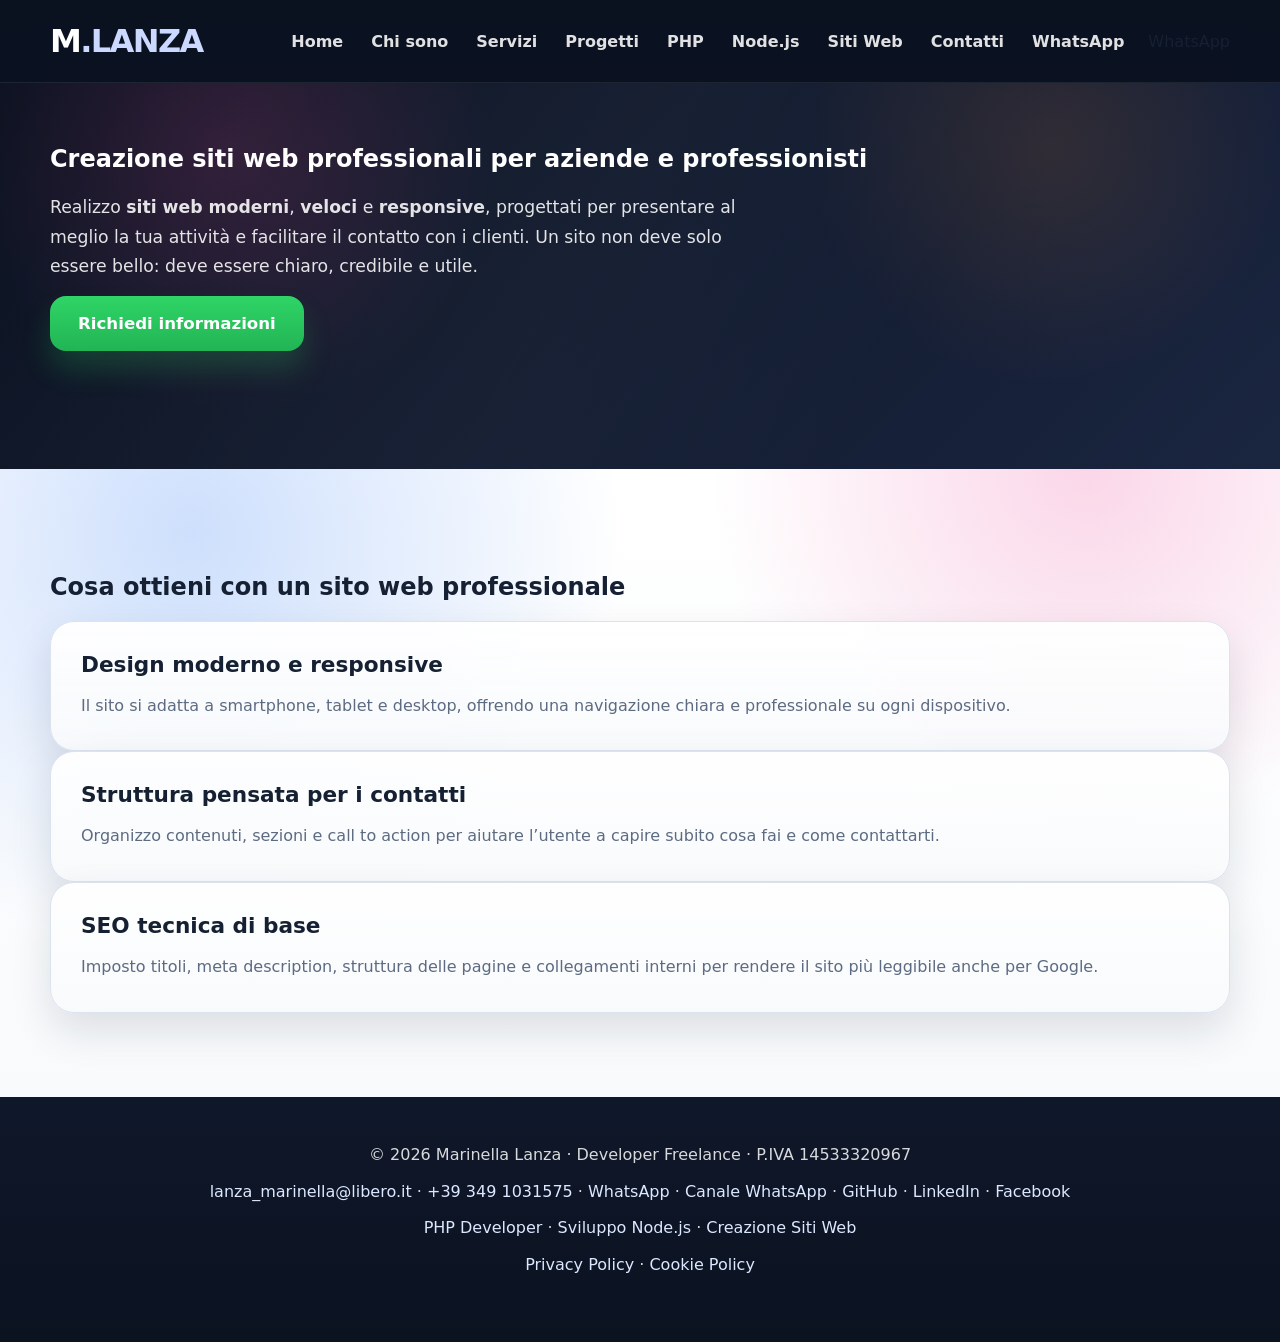
<file: creazione-siti-web.html>
<!DOCTYPE html>
<html lang="it">
<head>
  <meta charset="UTF-8" />
  <meta name="viewport" content="width=device-width, initial-scale=1.0"/>

  <title>Creazione Siti Web Professionali | Siti veloci, moderni e orientati ai contatti</title>
  <meta
    name="description"
    content="Realizzo siti web professionali, veloci e ottimizzati per trovare clienti. Siti moderni, responsive, con struttura chiara, SEO di base e contatti rapidi."
  />
  <meta
    name="keywords"
    content="creazione siti web, siti web professionali, sviluppatore siti web freelance, sito web aziendale, sito web responsive, realizzazione siti internet"
  />
  <meta name="robots" content="index, follow" />
  <meta name="author" content="Marinella Lanza" />
  <meta name="theme-color" content="#0b1d3b" />

  <link rel="icon" href="favicon.svg" type="image/svg+xml" />
  <link rel="alternate icon" href="favicon.png" type="image/png" />
  <link rel="canonical" href="https://mlanza683.github.io/creazione-siti-web.html"/>

  <meta property="og:title" content="Creazione Siti Web Professionali | Siti moderni e orientati ai contatti" />
  <meta
    property="og:description"
    content="Siti web professionali, veloci e responsive per aziende e professionisti. Struttura chiara, SEO di base e focus sui contatti."
  />
  <meta property="og:type" content="website" />
  <meta property="og:url" content="https://mlanza683.github.io/creazione-siti-web.html" />
  <meta property="og:image" content="https://mlanza683.github.io/portfolio.png" />

  <meta name="twitter:card" content="summary_large_image" />
  <meta name="twitter:title" content="Creazione Siti Web Professionali | Siti moderni e orientati ai contatti" />
  <meta
    name="twitter:description"
    content="Realizzo siti web professionali e responsive con attenzione a velocità, chiarezza e conversione."
  />
  <meta name="twitter:image" content="https://mlanza683.github.io/portfolio.png" />

  <link rel="stylesheet" href="style.css"/>
</head>

<body>

  <header class="site-header">
    <div class="container header-inner">
      <a href="/index.html" class="logo">M<span>.LANZA</span></a>

      <button
        class="menu-toggle"
        aria-label="Apri menu"
        aria-expanded="false"
        aria-controls="site-menu"
        type="button"
      >
        <span></span>
        <span></span>
        <span></span>
      </button>

      <nav class="main-nav" id="site-menu">
        <a href="/index.html">Home</a>
        <a href="/index.html#about">Chi sono</a>
        <a href="/index.html#services">Servizi</a>
        <a href="/index.html#projects">Progetti</a>
        <a href="/php-developer.html">PHP</a>
        <a href="/nodejs-developer.html">Node.js</a>
        <a href="/creazione-siti-web.html">Siti Web</a>
        <a href="/index.html#contact">Contatti</a>

        <a
          class="mobile-nav-cta"
          href="https://wa.me/393491031575?text=Ciao,%20vorrei%20informazioni%20sulla%20creazione%20di%20un%20sito%20web"
          target="_blank"
          rel="noopener noreferrer"
        >WhatsApp</a>
      </nav>

      <a
        class="header-cta desktop-only"
        href="https://wa.me/393491031575?text=Ciao,%20vorrei%20informazioni%20sulla%20creazione%20di%20un%20sito%20web"
        target="_blank"
        rel="noopener noreferrer"
      >WhatsApp</a>
    </div>
  </header>

  <main>

    <section class="hero">
      <div class="container hero-inner">
        <div class="hero-copy">
          <h1>Creazione siti web professionali per aziende e professionisti</h1>

          <p class="hero-text">
            Realizzo <strong>siti web moderni</strong>, <strong>veloci</strong> e
            <strong>responsive</strong>, progettati per presentare al meglio la tua attività
            e facilitare il contatto con i clienti.
            Un sito non deve solo essere bello: deve essere chiaro, credibile e utile.
          </p>

          <a
            class="btn btn-whatsapp"
            href="https://wa.me/393491031575?text=Ciao,%20vorrei%20informazioni%20sulla%20creazione%20di%20un%20sito%20web"
            target="_blank"
            rel="noopener noreferrer"
          >
            Richiedi informazioni
          </a>
        </div>
      </div>
    </section>

    <section class="light-section">
      <div class="container">
        <h2>Cosa ottieni con un sito web professionale</h2>

        <div class="grid three">
          <article class="light-card">
            <h3>Design moderno e responsive</h3>
            <p>
              Il sito si adatta a smartphone, tablet e desktop,
              offrendo una navigazione chiara e professionale su ogni dispositivo.
            </p>
          </article>

          <article class="light-card">
            <h3>Struttura pensata per i contatti</h3>
            <p>
              Organizzo contenuti, sezioni e call to action per aiutare
              l’utente a capire subito cosa fai e come contattarti.
            </p>
          </article>

          <article class="light-card">
            <h3>SEO tecnica di base</h3>
            <p>
              Imposto titoli, meta description, struttura delle pagine
              e collegamenti interni per rendere il sito più leggibile anche per Google.
            </p>
          </article>
        </div>
      </div>
    </section>

    <section class="seo-hidden">
      <div class="container">
        <h2>Perché avere un sito fatto bene fa la differenza</h2>
        <p>
          Un sito web è spesso il primo contatto tra te e un potenziale cliente.
          Se è lento, confuso o poco chiaro, rischia di farti perdere opportunità.
          Un sito professionale comunica affidabilità, migliora la tua presenza online
          e rende più semplice trasformare le visite in richieste concrete.
        </p>
      </div>
    </section>

    <section class="seo-hidden">
      <div class="container">
        <h2>Per chi è adatto questo servizio</h2>
        <p>
          Il servizio è pensato per freelance, professionisti, piccole attività,
          aziende locali e realtà che vogliono presentarsi online in modo più serio,
          ordinato e credibile, con un sito chiaro e semplice da usare.
        </p>
      </div>
    </section>

    <section class="seo-hidden">
      <div class="container">
        <h2>Altri servizi</h2>
        <p>
          Scopri anche <a href="/php-developer.html">PHP Developer</a>
          e <a href="/nodejs-developer.html">Node.js Developer</a>.
        </p>
      </div>
    </section>

    <section class="seo-hidden">
      <div class="container">
        <h2>Contatti</h2>

        <p>
          Se vuoi realizzare un sito web professionale o migliorare quello esistente,
          puoi scrivermi direttamente.
        </p>

        <p>
          <a href="mailto:lanza_marinella@libero.it">lanza_marinella@libero.it</a><br />
          <a href="tel:+393491031575">+39 349 1031575</a>
        </p>
      </div>
    </section>

  </main>

  <footer class="site-footer">
    <div class="container">
      <p>© 2026 Marinella Lanza · Developer Freelance · P.IVA 14533320967</p>

      <p>
        <a href="mailto:lanza_marinella@libero.it">lanza_marinella@libero.it</a>
        ·
        <a href="tel:+393491031575">+39 349 1031575</a>
        ·
        <a href="https://wa.me/393491031575?text=Ciao,%20ho%20visto%20il%20tuo%20sito%20e%20vorrei%20informazioni" target="_blank" rel="noopener noreferrer">WhatsApp</a>
        ·
        <a href="https://whatsapp.com/channel/0029VbCKe1B7T8baUpAToF1T" target="_blank" rel="noopener noreferrer">Canale WhatsApp</a>
        ·
        <a href="https://github.com/mlanza683" target="_blank" rel="noopener noreferrer">GitHub</a>
        ·
        <a href="https://www.linkedin.com/in/marinella-l-0563414b/" target="_blank" rel="noopener noreferrer">LinkedIn</a>
        ·
        <a href="https://www.facebook.com/profile.php?id=61572117470288" target="_blank" rel="noopener noreferrer">Facebook</a>
      </p>

      <p>
        <a href="/php-developer.html">PHP Developer</a>
        ·
        <a href="/nodejs-developer.html">Sviluppo Node.js</a>
        ·
        <a href="/creazione-siti-web.html">Creazione Siti Web</a>
      </p>

      <p>
        <a href="/privacy.html">Privacy Policy</a>
        ·
        <a href="/cookie.html">Cookie Policy</a>
      </p>
    </div>
  </footer>

  <script>
    const menuToggle = document.querySelector('.menu-toggle');
    const mainNav = document.querySelector('.main-nav');

    if (menuToggle && mainNav) {
      menuToggle.addEventListener('click', () => {
        const isOpen = mainNav.classList.toggle('open');
        menuToggle.setAttribute('aria-expanded', isOpen ? 'true' : 'false');
      });

      const navLinks = mainNav.querySelectorAll('a');
      navLinks.forEach(link => {
        link.addEventListener('click', () => {
          mainNav.classList.remove('open');
          menuToggle.setAttribute('aria-expanded', 'false');
        });
      });
    }
  </script>

</body>
</html>
</file>
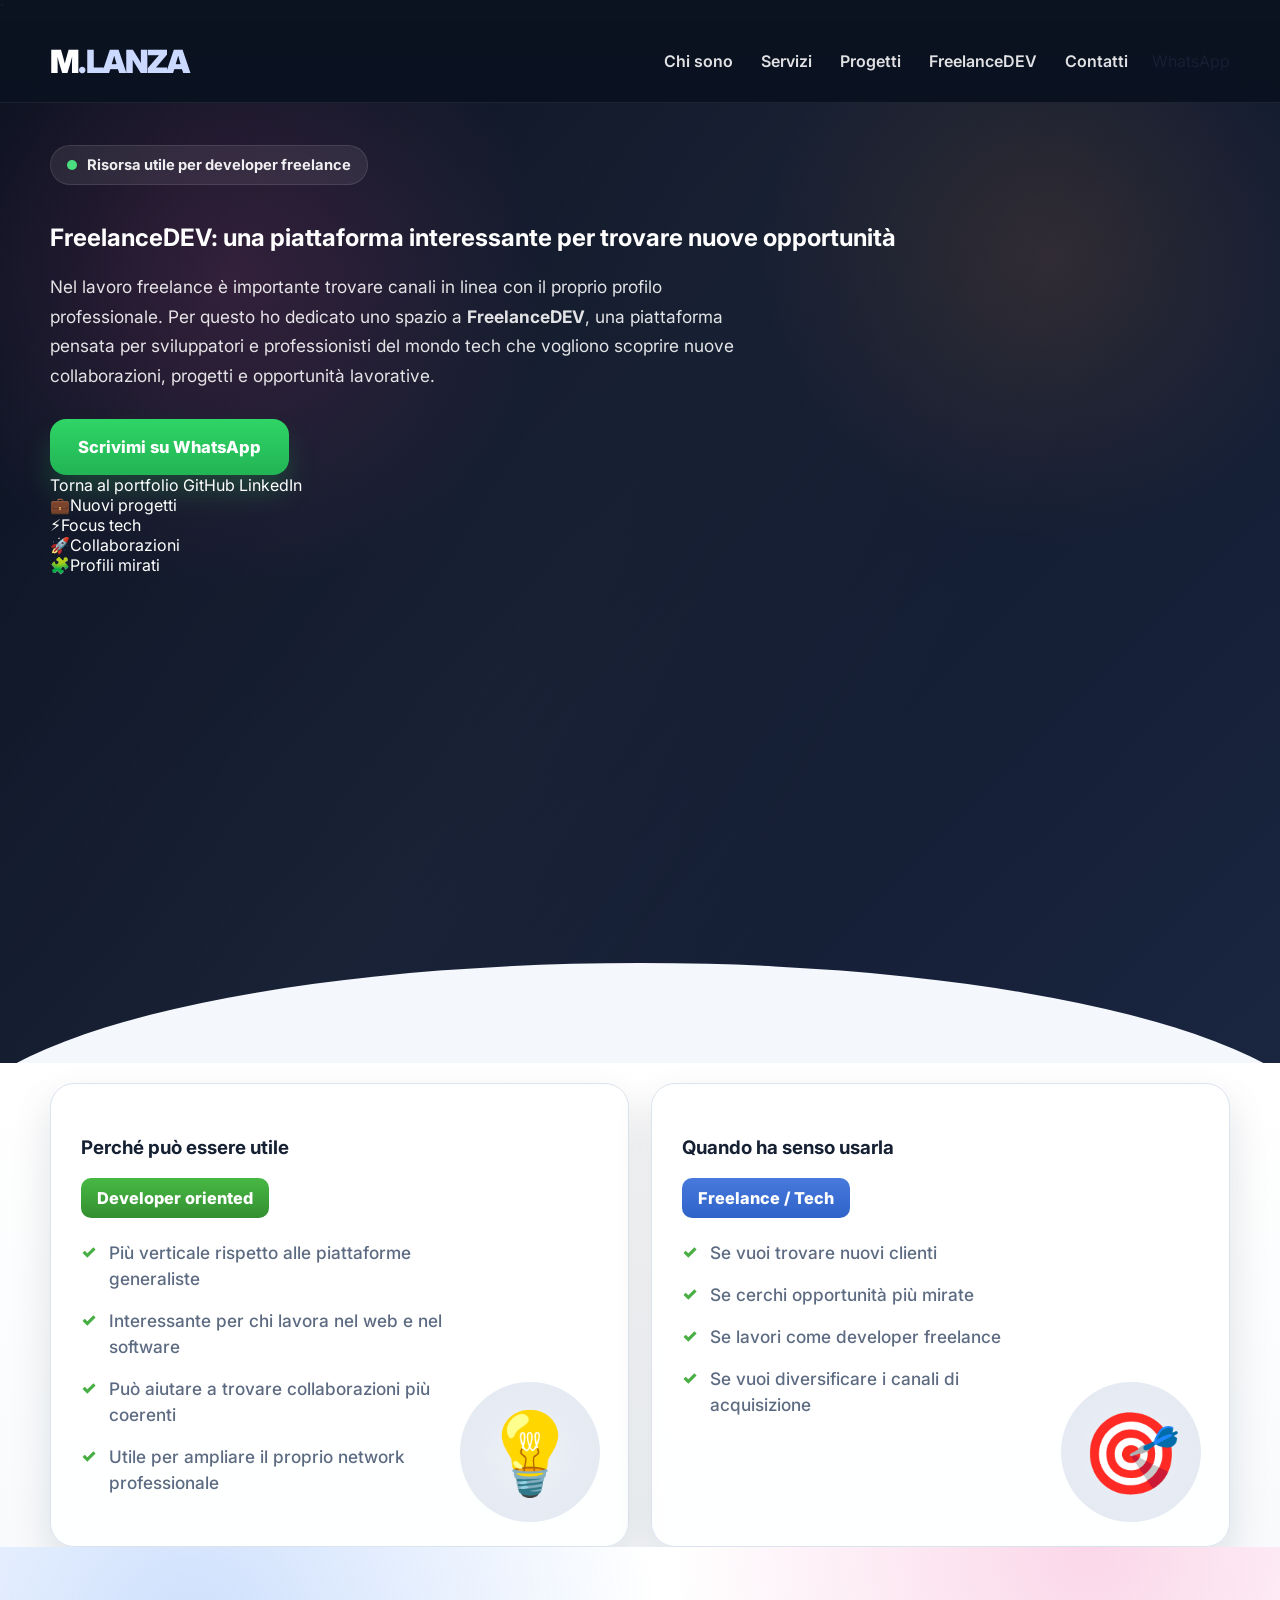
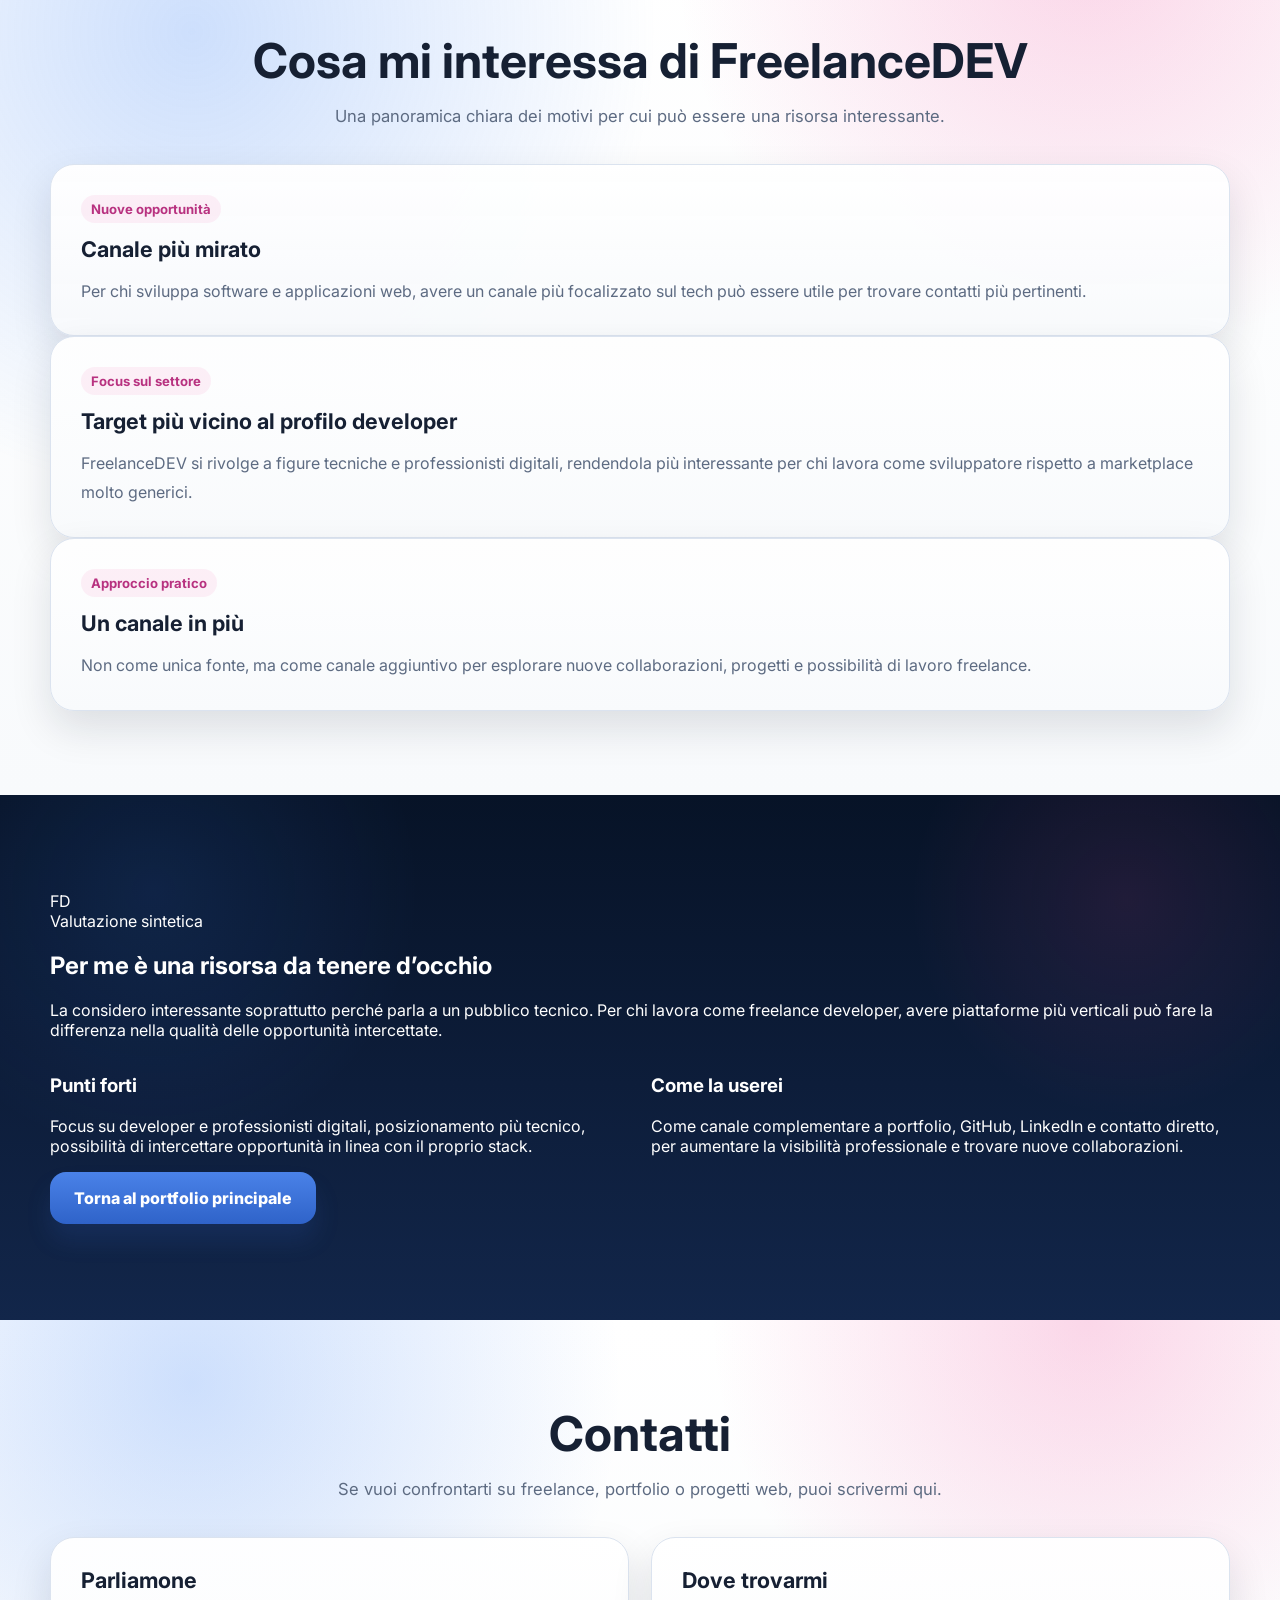
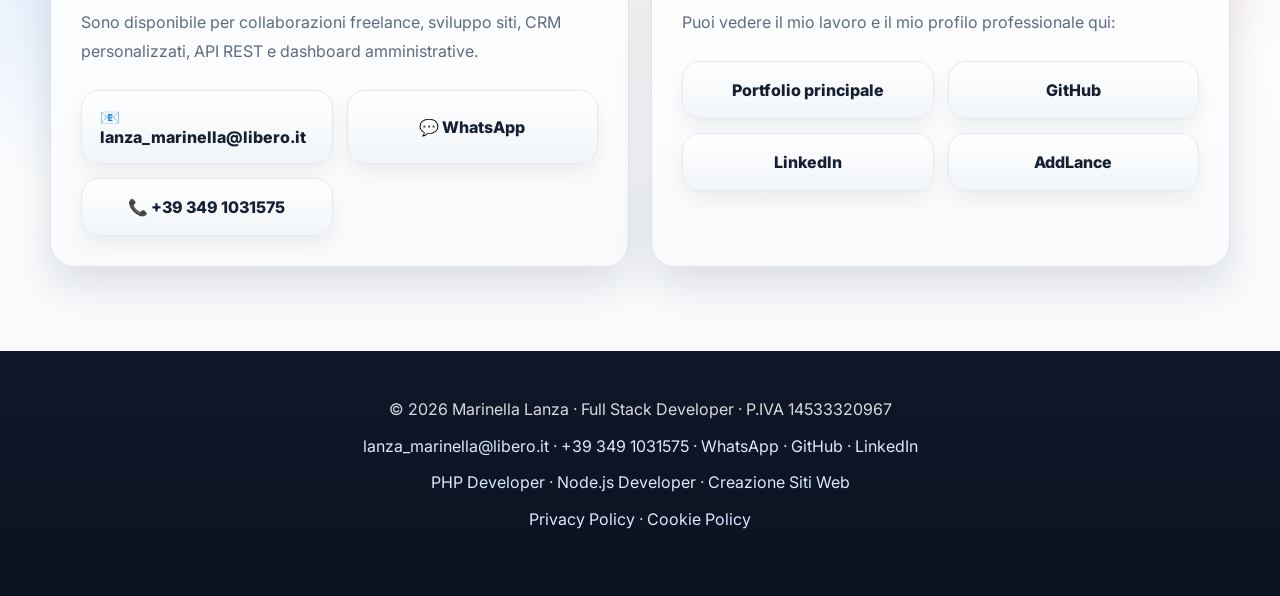
<file: freelancedev.html>
<!DOCTYPE html>
<html lang="it">
<head>
  <meta charset="UTF-8" />
  <meta name="viewport" content="width=device-width, initial-scale=1.0" />
  <title>FreelanceDEV | Risorsa per developer freelance</title>
  <meta name="description" content="FreelanceDEV: una risorsa utile per developer freelance e professionisti tech che cercano nuove opportunità e collaborazioni." />
  <meta name="theme-color" content="#0b1d3b" />
  <link rel="icon" href="favicon.svg" type="image/svg+xml" />
  <link rel="alternate icon" href="favicon.png" type="image/png" />˙
  <link rel="preconnect" href="https://fonts.googleapis.com" />
  <link rel="preconnect" href="https://fonts.gstatic.com" crossorigin />
  <link href="https://fonts.googleapis.com/css2?family=Inter:wght@300;400;500;600;700;800;900&display=swap" rel="stylesheet" />
  <link rel="stylesheet" href="style.css" />
</head>
<body>
  <header class="site-header">
    <div class="container header-inner">
      <a href="index.html#top" class="logo">M<span>.LANZA</span></a>

      <nav class="main-nav">
        <a href="index.html#about">Chi sono</a>
        <a href="index.html#services">Servizi</a>
        <a href="index.html#projects">Progetti</a>
        <a href="index.html#freelancedev">FreelanceDEV</a>
        <a href="index.html#contact">Contatti</a>
      </nav>

      <a class="header-cta" href="https://wa.me/393491031575" target="_blank" rel="noopener noreferrer">WhatsApp</a>
    </div>
  </header>

  <main>
    <section class="hero hero-fd">
      <div class="container hero-inner">
        <div class="hero-copy">
          <div class="eyebrow">
            <span class="eyebrow-dot"></span>
            Risorsa utile per developer freelance
          </div>

          <h1>FreelanceDEV: una piattaforma interessante per trovare nuove opportunità</h1>

          <p class="hero-text">
            Nel lavoro freelance è importante trovare canali in linea con il proprio profilo professionale.
            Per questo ho dedicato uno spazio a <strong>FreelanceDEV</strong>, una piattaforma pensata per
            sviluppatori e professionisti del mondo tech che vogliono scoprire nuove collaborazioni,
            progetti e opportunità lavorative.
          </p>

          <div class="hero-actions">
            <a class="btn btn-whatsapp" href="https://wa.me/393491031575" target="_blank" rel="noopener noreferrer">
              Scrivimi su WhatsApp
            </a>
          </div>

          <div class="hero-links">
            <a href="index.html">Torna al portfolio</a>
            <a href="https://github.com/mlanza683" target="_blank" rel="noopener noreferrer">GitHub</a>
            <a href="https://www.linkedin.com/in/marinella-l-0563414b/" target="_blank" rel="noopener noreferrer">LinkedIn</a>
          </div>
        </div>

        <div class="hero-device fd-visual">
          <div class="fd-panel big">
            <div class="fd-topline"></div>
            <div class="fd-topline short"></div>
            <div class="fd-grid">
              <div class="fd-box">💼<span>Nuovi progetti</span></div>
              <div class="fd-box">⚡<span>Focus tech</span></div>
              <div class="fd-box">🚀<span>Collaborazioni</span></div>
              <div class="fd-box">🧩<span>Profili mirati</span></div>
            </div>
          </div>
        </div>
      </div>

      <div class="hero-curve"></div>
    </section>

    <section class="pricing">
      <div class="container pricing-grid">
        <article class="pricing-card">
          <h3>Perché può essere utile</h3>
          <div class="badge green">Developer oriented</div>
          <ul>
            <li>Più verticale rispetto alle piattaforme generaliste</li>
            <li>Interessante per chi lavora nel web e nel software</li>
            <li>Può aiutare a trovare collaborazioni più coerenti</li>
            <li>Utile per ampliare il proprio network professionale</li>
          </ul>
          <div class="icon-circle gear">💡</div>
        </article>

        <article class="pricing-card">
          <h3>Quando ha senso usarla</h3>
          <div class="badge blue">Freelance / Tech</div>
          <ul>
            <li>Se vuoi trovare nuovi clienti</li>
            <li>Se cerchi opportunità più mirate</li>
            <li>Se lavori come developer freelance</li>
            <li>Se vuoi diversificare i canali di acquisizione</li>
          </ul>
          <div class="icon-circle gear">🎯</div>
        </article>
      </div>
    </section>

    <section class="light-section">
      <div class="container">
        <div class="section-head center dark-text">
          <h2>Cosa mi interessa di FreelanceDEV</h2>
          <p>Una panoramica chiara dei motivi per cui può essere una risorsa interessante.</p>
        </div>

        <div class="grid three">
          <article class="light-card">
            <div class="project-tag">Nuove opportunità</div>
            <h3>Canale più mirato</h3>
            <p>
              Per chi sviluppa software e applicazioni web, avere un canale più focalizzato sul tech
              può essere utile per trovare contatti più pertinenti.
            </p>
          </article>

          <article class="light-card">
            <div class="project-tag">Focus sul settore</div>
            <h3>Target più vicino al profilo developer</h3>
            <p>
              FreelanceDEV si rivolge a figure tecniche e professionisti digitali, rendendola più interessante
              per chi lavora come sviluppatore rispetto a marketplace molto generici.
            </p>
          </article>

          <article class="light-card">
            <div class="project-tag">Approccio pratico</div>
            <h3>Un canale in più</h3>
            <p>
              Non come unica fonte, ma come canale aggiuntivo per esplorare nuove collaborazioni,
              progetti e possibilità di lavoro freelance.
            </p>
          </article>
        </div>
      </div>
    </section>

    <section class="dark-section">
      <div class="container">
        <div class="fd-box">
          <div class="fd-head">
            <div class="fd-badge">FD</div>
            <div>
              <span class="fd-kicker">Valutazione sintetica</span>
              <h2>Per me è una risorsa da tenere d’occhio</h2>
            </div>
          </div>

          <p class="fd-text">
            La considero interessante soprattutto perché parla a un pubblico tecnico.
            Per chi lavora come freelance developer, avere piattaforme più verticali può fare la differenza
            nella qualità delle opportunità intercettate.
          </p>

          <div class="grid two">
            <article class="fd-card">
              <h3>Punti forti</h3>
              <p>
                Focus su developer e professionisti digitali, posizionamento più tecnico, possibilità
                di intercettare opportunità in linea con il proprio stack.
              </p>
            </article>

            <article class="fd-card">
              <h3>Come la userei</h3>
              <p>
                Come canale complementare a portfolio, GitHub, LinkedIn e contatto diretto,
                per aumentare la visibilità professionale e trovare nuove collaborazioni.
              </p>
            </article>
          </div>

          <div class="fd-action">
            <a class="btn btn-primary" href="index.html">Torna al portfolio principale</a>
          </div>
        </div>
      </div>
    </section>

    <section class="light-section" id="contact">
      <div class="container">
        <div class="section-head center dark-text">
          <h2>Contatti</h2>
          <p>Se vuoi confrontarti su freelance, portfolio o progetti web, puoi scrivermi qui.</p>
        </div>

        <div class="grid two">
          <article class="light-card">
            <h3>Parliamone</h3>
            <p>
              Sono disponibile per collaborazioni freelance, sviluppo siti, CRM personalizzati,
              API REST e dashboard amministrative.
            </p>

            <div class="contact-links">
              <a href="mailto:lanza_marinella@libero.it">📧 lanza_marinella@libero.it</a>
              <a href="https://wa.me/393491031575" target="_blank" rel="noopener noreferrer">💬 WhatsApp</a>
              <a href="tel:+393491031575">📞 +39 349 1031575</a>
            </div>
          </article>

          <article class="light-card">
            <h3>Dove trovarmi</h3>
            <p>Puoi vedere il mio lavoro e il mio profilo professionale qui:</p>
            <div class="contact-links">
              <a href="index.html">Portfolio principale</a>
              <a href="https://github.com/mlanza683" target="_blank" rel="noopener noreferrer">GitHub</a>
              <a href="https://www.linkedin.com/in/marinella-l-0563414b/" target="_blank" rel="noopener noreferrer">LinkedIn</a>
              <a href="https://www.addlance.com/profili/marinella-lanza/web-designer/cinisello-balsamo/MTA2OTk2" target="_blank" rel="noopener noreferrer">AddLance</a>
            </div>
          </article>
        </div>
      </div>
    </section>
  </main>

  <footer class="site-footer">
    <div class="container">
      <p>© 2026 Marinella Lanza · Full Stack Developer · P.IVA 14533320967</p>
      <p>
        <a href="mailto:lanza_marinella@libero.it">lanza_marinella@libero.it</a>
        ·
        <a href="tel:+393491031575">+39 349 1031575</a>
        ·
        <a href="https://wa.me/393491031575?text=Ciao,%20ho%20visto%20il%20tuo%20sito%20e%20vorrei%20informazioni" target="_blank" rel="noopener noreferrer">WhatsApp</a>
        ·
        <a href="https://github.com/mlanza683" target="_blank" rel="noopener noreferrer">GitHub</a>
        ·
        <a href="https://www.linkedin.com/in/marinella-l-0563414b/" target="_blank" rel="noopener noreferrer">LinkedIn</a>
      </p>
      <p>
        <a href="/php-developer.html">PHP Developer</a>
        ·
        <a href="/nodejs-developer.html">Node.js Developer</a>
        ·
        <a href="/creazione-siti-web.html">Creazione Siti Web</a>
      </p>
       <p>
      <a href="/privacy.html">Privacy Policy</a>
      ·
      <a href="/cookie.html">Cookie Policy</a>
    </p>
    </div>
  </footer>
</body>
</html>
</file>
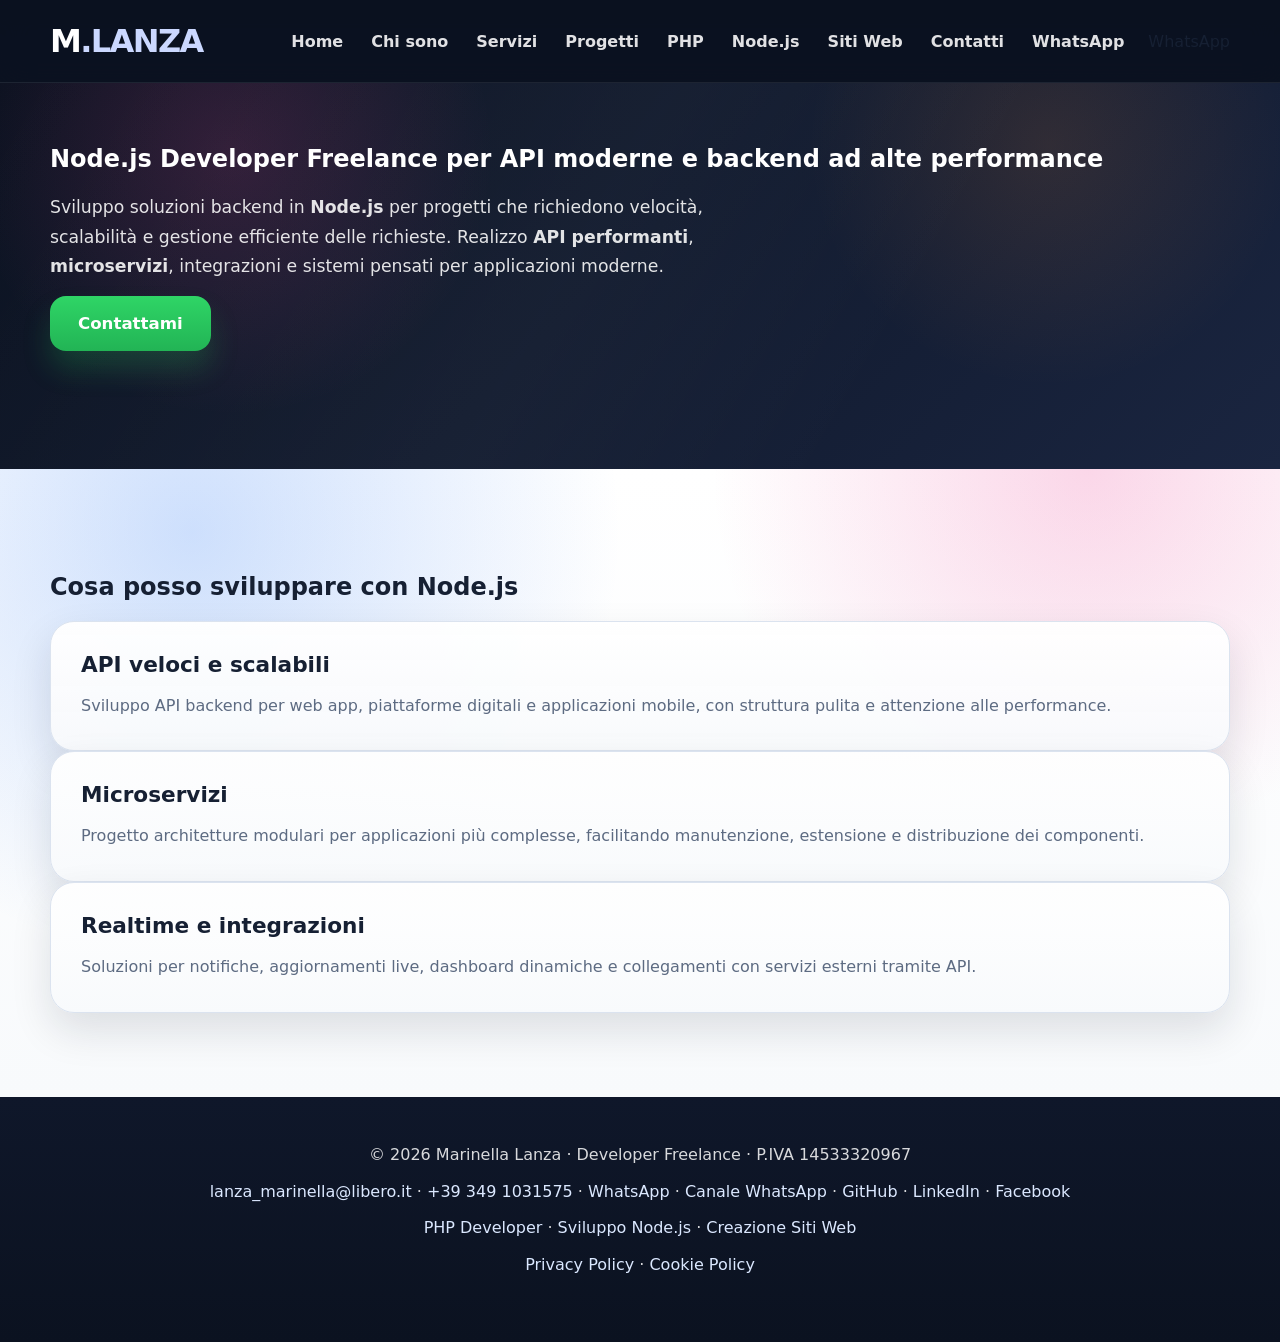
<file: nodejs-developer.html>
<!DOCTYPE html>
<html lang="it">
<head>
  <meta charset="UTF-8" />
  <meta name="viewport" content="width=device-width, initial-scale=1.0"/>

  <title>Node.js Developer Freelance | API veloci, microservizi e backend scalabili</title>
  <meta
    name="description"
    content="Node.js Developer freelance per API veloci, microservizi, backend scalabili e applicazioni realtime. Sviluppo soluzioni moderne per aziende e professionisti."
  />
  <meta
    name="keywords"
    content="nodejs developer freelance, node developer, sviluppo api nodejs, microservizi nodejs, backend nodejs, realtime nodejs, developer javascript backend"
  />
  <meta name="robots" content="index, follow" />
  <meta name="author" content="Marinella Lanza" />
  <meta name="theme-color" content="#0b1d3b" />

  <link rel="icon" href="favicon.svg" type="image/svg+xml" />
  <link rel="alternate icon" href="favicon.png" type="image/png" />
  <link rel="canonical" href="https://mlanza683.github.io/nodejs-developer.html"/>

  <meta property="og:title" content="Node.js Developer Freelance | API veloci e backend scalabili" />
  <meta
    property="og:description"
    content="Sviluppo backend Node.js, microservizi, API performanti e soluzioni realtime per progetti web moderni."
  />
  <meta property="og:type" content="website" />
  <meta property="og:url" content="https://mlanza683.github.io/nodejs-developer.html" />
  <meta property="og:image" content="https://mlanza683.github.io/portfolio.png" />

  <meta name="twitter:card" content="summary_large_image" />
  <meta name="twitter:title" content="Node.js Developer Freelance | API veloci e backend scalabili" />
  <meta
    name="twitter:description"
    content="Backend Node.js, API moderne, microservizi e soluzioni realtime per aziende e professionisti."
  />
  <meta name="twitter:image" content="https://mlanza683.github.io/portfolio.png" />

  <link rel="stylesheet" href="style.css"/>
</head>

<body>

  <header class="site-header">
    <div class="container header-inner">
      <a href="/index.html" class="logo">M<span>.LANZA</span></a>

      <button
        class="menu-toggle"
        aria-label="Apri menu"
        aria-expanded="false"
        aria-controls="site-menu"
        type="button"
      >
        <span></span>
        <span></span>
        <span></span>
      </button>

      <nav class="main-nav" id="site-menu">
        <a href="/index.html">Home</a>
        <a href="/index.html#about">Chi sono</a>
        <a href="/index.html#services">Servizi</a>
        <a href="/index.html#projects">Progetti</a>
        <a href="/php-developer.html">PHP</a>
        <a href="/nodejs-developer.html">Node.js</a>
        <a href="/creazione-siti-web.html">Siti Web</a>
        <a href="/index.html#contact">Contatti</a>

        <a
          class="mobile-nav-cta"
          href="https://wa.me/393491031575?text=Ciao,%20vorrei%20informazioni%20sul%20servizio%20Node.js%20Developer"
          target="_blank"
          rel="noopener noreferrer"
        >WhatsApp</a>
      </nav>

      <a
        class="header-cta desktop-only"
        href="https://wa.me/393491031575?text=Ciao,%20vorrei%20informazioni%20sul%20servizio%20Node.js%20Developer"
        target="_blank"
        rel="noopener noreferrer"
      >WhatsApp</a>
    </div>
  </header>

  <main>

    <section class="hero">
      <div class="container hero-inner">
        <div class="hero-copy">
          <h1>Node.js Developer Freelance per API moderne e backend ad alte performance</h1>

          <p class="hero-text">
            Sviluppo soluzioni backend in <strong>Node.js</strong> per progetti che richiedono
            velocità, scalabilità e gestione efficiente delle richieste.
            Realizzo <strong>API performanti</strong>, <strong>microservizi</strong>,
            integrazioni e sistemi pensati per applicazioni moderne.
          </p>

          <a
            class="btn btn-whatsapp"
            href="https://wa.me/393491031575?text=Ciao,%20vorrei%20informazioni%20sul%20servizio%20Node.js%20Developer"
            target="_blank"
            rel="noopener noreferrer"
          >
            Contattami
          </a>
        </div>
      </div>
    </section>

    <section class="light-section">
      <div class="container">
        <h2>Cosa posso sviluppare con Node.js</h2>

        <div class="grid three">
          <article class="light-card">
            <h3>API veloci e scalabili</h3>
            <p>
              Sviluppo API backend per web app, piattaforme digitali e applicazioni mobile,
              con struttura pulita e attenzione alle performance.
            </p>
          </article>

          <article class="light-card">
            <h3>Microservizi</h3>
            <p>
              Progetto architetture modulari per applicazioni più complesse,
              facilitando manutenzione, estensione e distribuzione dei componenti.
            </p>
          </article>

          <article class="light-card">
            <h3>Realtime e integrazioni</h3>
            <p>
              Soluzioni per notifiche, aggiornamenti live, dashboard dinamiche
              e collegamenti con servizi esterni tramite API.
            </p>
          </article>
        </div>
      </div>
    </section>

    <section class="seo-hidden">
      <div class="container">
        <h2>Quando scegliere Node.js</h2>
        <p>
          Node.js è una scelta efficace per applicazioni che gestiscono molte richieste,
          integrazioni frequenti o funzionalità in tempo reale. È ideale quando il progetto
          deve crescere nel tempo mantenendo buona reattività e una struttura moderna.
        </p>
      </div>
    </section>

    <section class="seo-hidden">
      <div class="container">
        <h2>Approccio allo sviluppo</h2>
        <p>
          Lavoro con attenzione a organizzazione del codice, chiarezza della logica,
          gestione degli errori, performance e possibilità di evoluzione futura.
          L’obiettivo è creare backend affidabili, non semplicemente funzionali.
        </p>
      </div>
    </section>

    <section class="seo-hidden">
      <div class="container">
        <h2>Altri servizi</h2>
        <p>
          Scopri anche <a href="/php-developer.html">PHP Developer</a>
          e <a href="/creazione-siti-web.html">creazione siti web</a>.
        </p>
      </div>
    </section>

    <section class="seo-hidden">
      <div class="container">
        <h2>Contatti</h2>

        <p>
          Se stai cercando una Node.js Developer per un backend moderno,
          un’API performante o un progetto su misura, puoi contattarmi direttamente.
        </p>

        <p>
          <a href="mailto:lanza_marinella@libero.it">lanza_marinella@libero.it</a><br />
          <a href="tel:+393491031575">+39 349 1031575</a>
        </p>
      </div>
    </section>

  </main>

  <footer class="site-footer">
    <div class="container">
      <p>© 2026 Marinella Lanza · Developer Freelance · P.IVA 14533320967</p>

      <p>
        <a href="mailto:lanza_marinella@libero.it">lanza_marinella@libero.it</a>
        ·
        <a href="tel:+393491031575">+39 349 1031575</a>
        ·
        <a href="https://wa.me/393491031575?text=Ciao,%20ho%20visto%20il%20tuo%20sito%20e%20vorrei%20informazioni" target="_blank" rel="noopener noreferrer">WhatsApp</a>
        ·
        <a href="https://whatsapp.com/channel/0029VbCKe1B7T8baUpAToF1T" target="_blank" rel="noopener noreferrer">Canale WhatsApp</a>
        ·
        <a href="https://github.com/mlanza683" target="_blank" rel="noopener noreferrer">GitHub</a>
        ·
        <a href="https://www.linkedin.com/in/marinella-l-0563414b/" target="_blank" rel="noopener noreferrer">LinkedIn</a>
        ·
        <a href="https://www.facebook.com/profile.php?id=61572117470288" target="_blank" rel="noopener noreferrer">Facebook</a>
      </p>

      <p>
        <a href="/php-developer.html">PHP Developer</a>
        ·
        <a href="/nodejs-developer.html">Sviluppo Node.js</a>
        ·
        <a href="/creazione-siti-web.html">Creazione Siti Web</a>
      </p>

      <p>
        <a href="/privacy.html">Privacy Policy</a>
        ·
        <a href="/cookie.html">Cookie Policy</a>
      </p>
    </div>
  </footer>

  <script>
    const menuToggle = document.querySelector('.menu-toggle');
    const mainNav = document.querySelector('.main-nav');

    if (menuToggle && mainNav) {
      menuToggle.addEventListener('click', () => {
        const isOpen = mainNav.classList.toggle('open');
        menuToggle.setAttribute('aria-expanded', isOpen ? 'true' : 'false');
      });

      const navLinks = mainNav.querySelectorAll('a');
      navLinks.forEach(link => {
        link.addEventListener('click', () => {
          mainNav.classList.remove('open');
          menuToggle.setAttribute('aria-expanded', 'false');
        });
      });
    }
  </script>

</body>
</html>
</file>
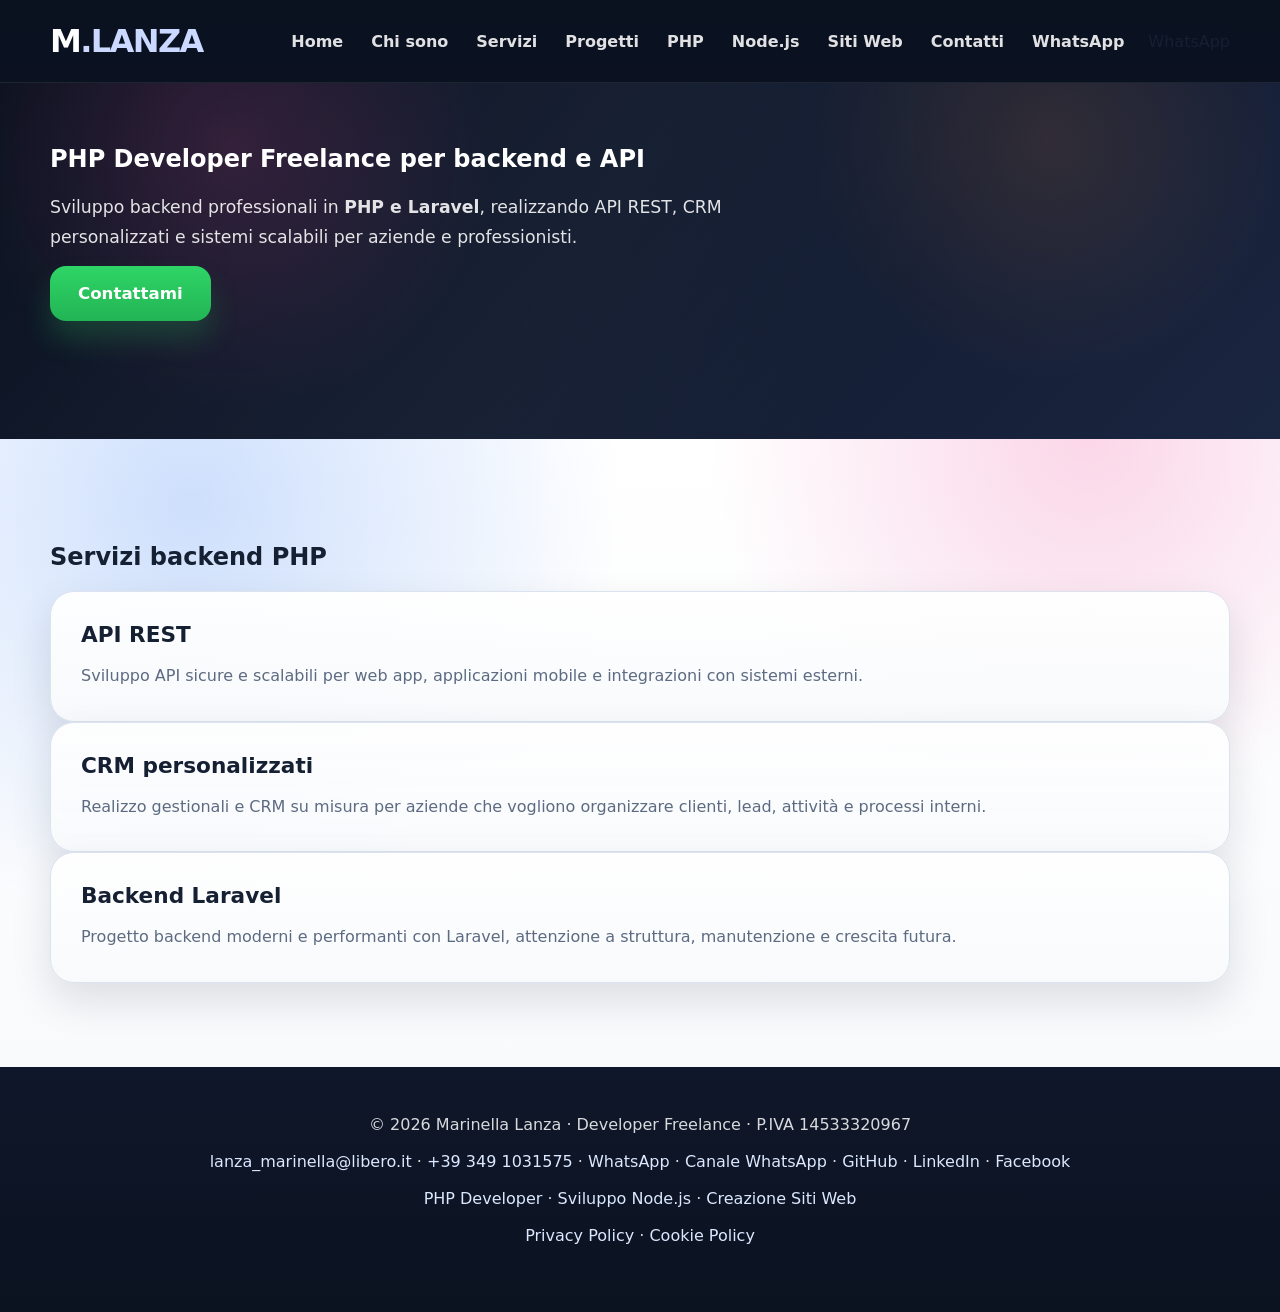
<file: php-developer.html>
<!DOCTYPE html>
<html lang="it">
<head>
  <meta charset="UTF-8" />
  <meta name="viewport" content="width=device-width, initial-scale=1.0"/>

  <title>PHP Developer Freelance | Laravel, API REST e CRM</title>
  <meta
    name="description"
    content="PHP Developer freelance esperta in Laravel. Sviluppo API REST, CRM personalizzati e backend scalabili per aziende."
  />
  <link rel="icon" href="favicon.svg" type="image/svg+xml" />
  <link rel="alternate icon" href="favicon.png" type="image/png" />
  <link rel="canonical" href="https://mlanza683.github.io/php-developer.html"/>
  <link rel="stylesheet" href="style.css"/>
</head>

<body>

  <header class="site-header">
    <div class="container header-inner">
      <a href="/index.html" class="logo">M<span>.LANZA</span></a>

      <button
        class="menu-toggle"
        aria-label="Apri menu"
        aria-expanded="false"
        aria-controls="site-menu"
        type="button"
      >
        <span></span>
        <span></span>
        <span></span>
      </button>

      <nav class="main-nav" id="site-menu">
        <a href="/index.html">Home</a>
        <a href="/index.html#about">Chi sono</a>
        <a href="/index.html#services">Servizi</a>
        <a href="/index.html#projects">Progetti</a>
        <a href="/php-developer.html">PHP</a>
        <a href="/nodejs-developer.html">Node.js</a>
        <a href="/creazione-siti-web.html">Siti Web</a>
        <a href="/index.html#contact">Contatti</a>

        <a
          class="mobile-nav-cta"
          href="https://wa.me/393491031575?text=Ciao,%20ho%20visto%20il%20tuo%20sito%20e%20vorrei%20informazioni"
          target="_blank"
          rel="noopener noreferrer"
        >WhatsApp</a>
      </nav>

      <a
        class="header-cta desktop-only"
        href="https://wa.me/393491031575?text=Ciao,%20ho%20visto%20il%20tuo%20sito%20e%20vorrei%20informazioni"
        target="_blank"
        rel="noopener noreferrer"
      >WhatsApp</a>
    </div>
  </header>

  <main>

    <section class="hero">
      <div class="container hero-inner">
        <div class="hero-copy">
          <h1>PHP Developer Freelance per backend e API</h1>

          <p class="hero-text">
            Sviluppo backend professionali in <strong>PHP e Laravel</strong>,
            realizzando API REST, CRM personalizzati e sistemi scalabili
            per aziende e professionisti.
          </p>

          <a
            class="btn btn-whatsapp"
            href="https://wa.me/393491031575?text=Ciao,%20vorrei%20informazioni%20sul%20servizio%20PHP%20Developer"
            target="_blank"
            rel="noopener noreferrer"
          >
            Contattami
          </a>
        </div>
      </div>
    </section>

    <section class="light-section">
      <div class="container">
        <h2>Servizi backend PHP</h2>

        <div class="grid three">
          <article class="light-card">
            <h3>API REST</h3>
            <p>
              Sviluppo API sicure e scalabili per web app, applicazioni mobile
              e integrazioni con sistemi esterni.
            </p>
          </article>

          <article class="light-card">
            <h3>CRM personalizzati</h3>
            <p>
              Realizzo gestionali e CRM su misura per aziende che vogliono
              organizzare clienti, lead, attività e processi interni.
            </p>
          </article>

          <article class="light-card">
            <h3>Backend Laravel</h3>
            <p>
              Progetto backend moderni e performanti con Laravel,
              attenzione a struttura, manutenzione e crescita futura.
            </p>
          </article>
        </div>
      </div>
    </section>

    <section class="seo-hidden">
      <div class="container">
        <h2>Perché scegliere PHP e Laravel</h2>
        <p>
          PHP e Laravel sono una combinazione solida per costruire piattaforme web,
          aree riservate, pannelli amministrativi, CRM e applicazioni personalizzate.
          Permettono di sviluppare in modo rapido ma con una base tecnica professionale,
          stabile e facile da evolvere nel tempo.
        </p>
      </div>
    </section>

    <section class="seo-hidden">
      <div class="container">
        <h2>Quando serve un backend professionale</h2>
        <p>
          Un backend ben progettato è fondamentale quando servono autenticazione utenti,
          gestione dati, ruoli e permessi, dashboard, automazioni e collegamenti con servizi esterni.
          Una struttura tecnica fatta bene migliora performance, sicurezza e affidabilità del progetto.
        </p>
      </div>
    </section>

    <section class="seo-hidden">
      <div class="container">
        <h2>Altri servizi</h2>
        <p>
          Scopri anche <a href="/nodejs-developer.html">Node.js Developer</a>
          e <a href="/creazione-siti-web.html">creazione siti web</a>.
        </p>
      </div>
    </section>

    <section class="seo-hidden">
      <div class="container">
        <h2>Contatti</h2>

        <p>
          Se hai un progetto da sviluppare o vuoi migliorare un backend esistente,
          puoi contattarmi direttamente.
        </p>

        <p>
          <a href="mailto:lanza_marinella@libero.it">lanza_marinella@libero.it</a><br />
          <a href="tel:+393491031575">+39 349 1031575</a>
        </p>
      </div>
    </section>

  </main>

  <footer class="site-footer">
    <div class="container">
      <p>© 2026 Marinella Lanza · Developer Freelance · P.IVA 14533320967</p>

      <p>
        <a href="mailto:lanza_marinella@libero.it">lanza_marinella@libero.it</a>
        ·
        <a href="tel:+393491031575">+39 349 1031575</a>
        ·
        <a href="https://wa.me/393491031575?text=Ciao,%20ho%20visto%20il%20tuo%20sito%20e%20vorrei%20informazioni" target="_blank" rel="noopener noreferrer">WhatsApp</a>
        ·
        <a href="https://whatsapp.com/channel/0029VbCKe1B7T8baUpAToF1T" target="_blank" rel="noopener noreferrer">Canale WhatsApp</a>
        ·
        <a href="https://github.com/mlanza683" target="_blank" rel="noopener noreferrer">GitHub</a>
        ·
        <a href="https://www.linkedin.com/in/marinella-l-0563414b/" target="_blank" rel="noopener noreferrer">LinkedIn</a>
        ·
        <a href="https://www.facebook.com/profile.php?id=61572117470288" target="_blank" rel="noopener noreferrer">Facebook</a>
      </p>

      <p>
        <a href="/php-developer.html">PHP Developer</a>
        ·
        <a href="/nodejs-developer.html">Sviluppo Node.js</a>
        ·
        <a href="/creazione-siti-web.html">Creazione Siti Web</a>
      </p>

      <p>
        <a href="/privacy.html">Privacy Policy</a>
        ·
        <a href="/cookie.html">Cookie Policy</a>
      </p>
    </div>
  </footer>

  <script>
    const menuToggle = document.querySelector('.menu-toggle');
    const mainNav = document.querySelector('.main-nav');

    if (menuToggle && mainNav) {
      menuToggle.addEventListener('click', () => {
        const isOpen = mainNav.classList.toggle('open');
        menuToggle.setAttribute('aria-expanded', isOpen ? 'true' : 'false');
      });

      const navLinks = mainNav.querySelectorAll('a');
      navLinks.forEach(link => {
        link.addEventListener('click', () => {
          mainNav.classList.remove('open');
          menuToggle.setAttribute('aria-expanded', 'false');
        });
      });
    }
  </script>

</body>
</html>
</file>
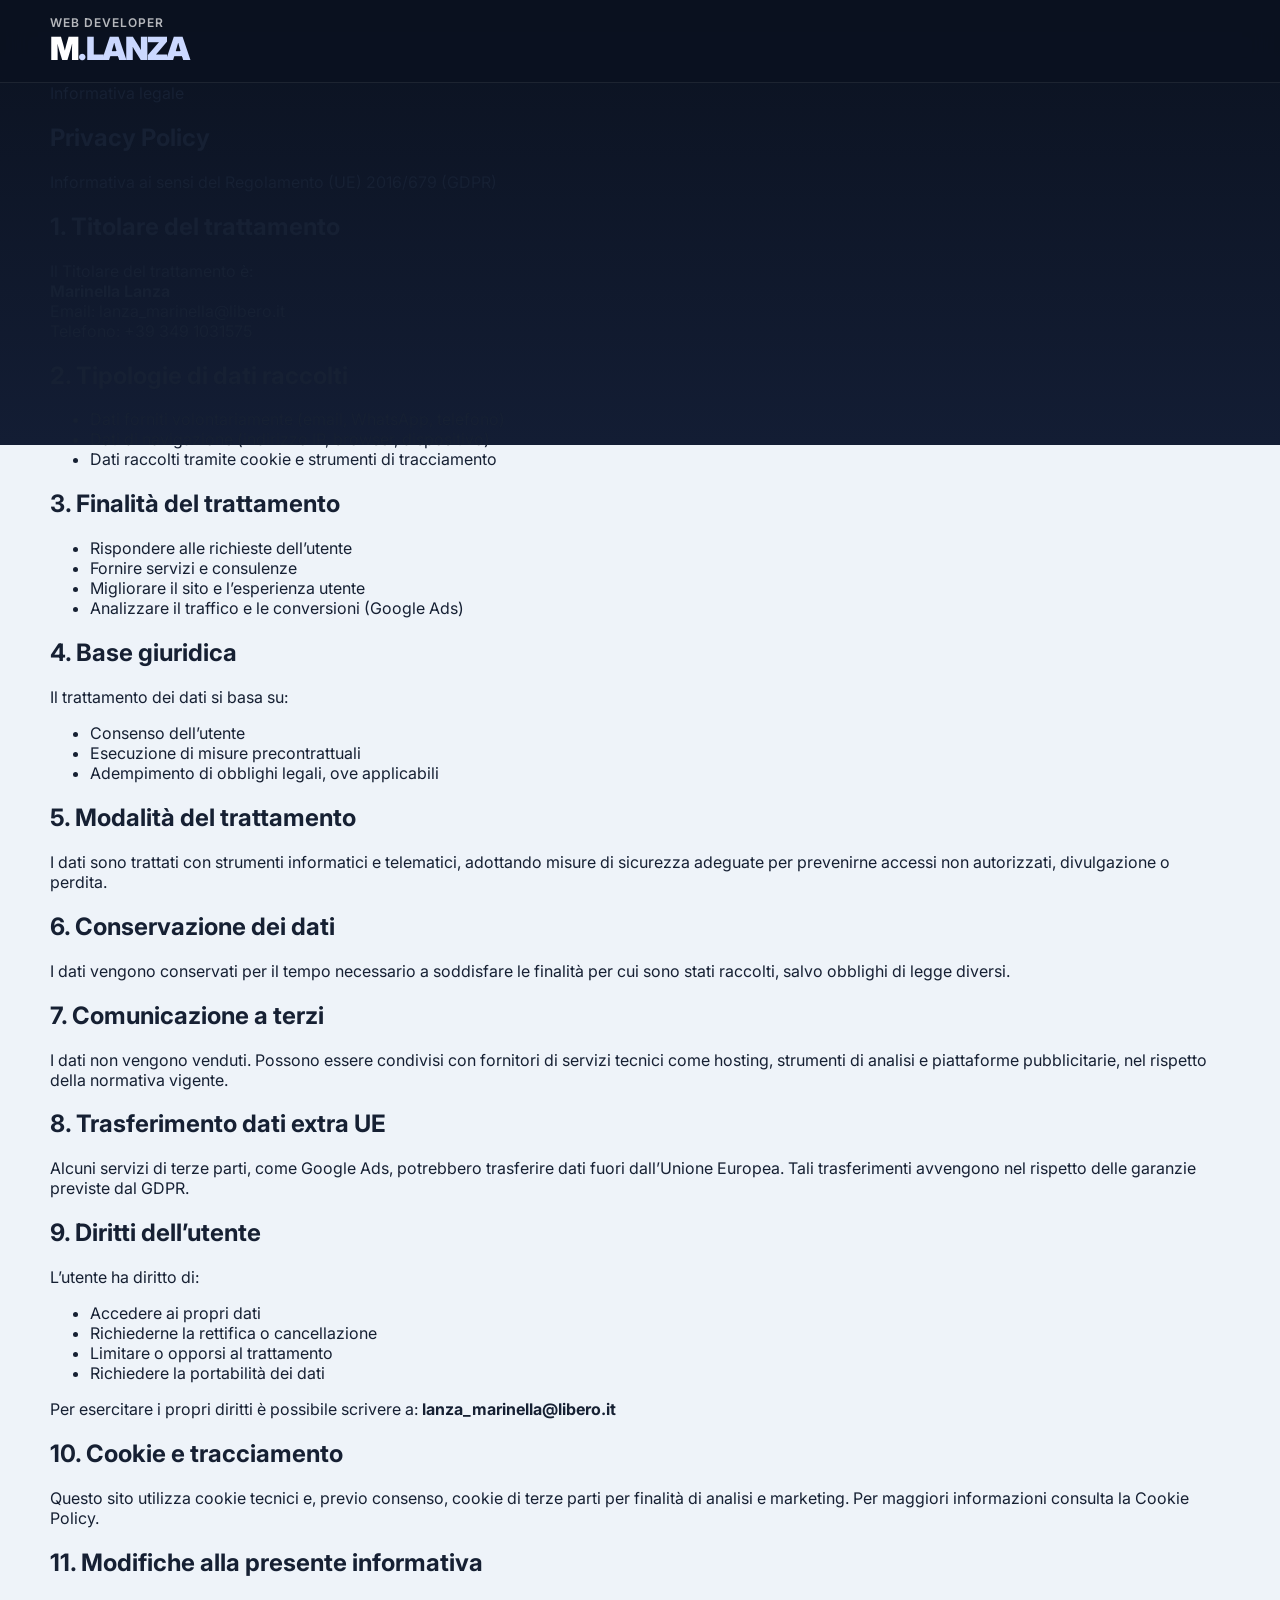
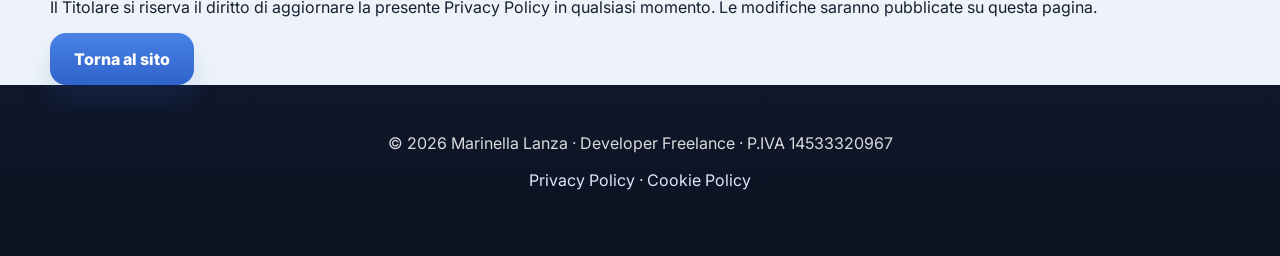
<file: privacy.html>
<!DOCTYPE html>
<html lang="it">
<head>
  <meta charset="UTF-8" />
  <meta name="viewport" content="width=device-width, initial-scale=1.0" />
  <title>Privacy Policy | Marinella Lanza</title>
  <meta
    name="description"
    content="Privacy Policy del sito di Marinella Lanza ai sensi del Regolamento UE 2016/679 (GDPR)."
  />
  <link rel="preconnect" href="https://fonts.googleapis.com" />
  <link rel="preconnect" href="https://fonts.gstatic.com" crossorigin />
  <link
    href="https://fonts.googleapis.com/css2?family=Inter:wght@300;400;500;600;700;800;900&display=swap"
    rel="stylesheet"
  />
  <link rel="stylesheet" href="style.css" />
</head>
<body>

  <header class="site-header">
    <div class="container header-inner">
      <div class="brand-lockup">
        <span class="brand-kicker">WEB DEVELOPER</span>
        <a href="/" class="logo">M<span>.LANZA</span></a>
      </div>
    </div>
  </header>

  <section class="legal-hero">
    <div class="container legal-hero-inner">
      <span class="legal-eyebrow">Informativa legale</span>
      <h1>Privacy Policy</h1>
      <p>Informativa ai sensi del Regolamento (UE) 2016/679 (GDPR)</p>
    </div>
  </section>

  <main class="legal-page">
    <div class="container legal-container">

      <section class="legal-block">
        <h2>1. Titolare del trattamento</h2>
        <p>
          Il Titolare del trattamento è:<br />
          <strong>Marinella Lanza</strong><br />
          Email:
          <a href="mailto:lanza_marinella@libero.it">lanza_marinella@libero.it</a><br />
          Telefono:
          <a href="tel:+393491031575">+39 349 1031575</a>
        </p>
      </section>

      <section class="legal-block">
        <h2>2. Tipologie di dati raccolti</h2>
        <ul>
          <li>Dati forniti volontariamente (email, WhatsApp, telefono)</li>
          <li>Dati di navigazione (indirizzo IP, browser, dispositivo)</li>
          <li>Dati raccolti tramite cookie e strumenti di tracciamento</li>
        </ul>
      </section>

      <section class="legal-block">
        <h2>3. Finalità del trattamento</h2>
        <ul>
          <li>Rispondere alle richieste dell’utente</li>
          <li>Fornire servizi e consulenze</li>
          <li>Migliorare il sito e l’esperienza utente</li>
          <li>Analizzare il traffico e le conversioni (Google Ads)</li>
        </ul>
      </section>

      <section class="legal-block">
        <h2>4. Base giuridica</h2>
        <p>Il trattamento dei dati si basa su:</p>
        <ul>
          <li>Consenso dell’utente</li>
          <li>Esecuzione di misure precontrattuali</li>
          <li>Adempimento di obblighi legali, ove applicabili</li>
        </ul>
      </section>

      <section class="legal-block">
        <h2>5. Modalità del trattamento</h2>
        <p>
          I dati sono trattati con strumenti informatici e telematici, adottando misure di sicurezza adeguate
          per prevenirne accessi non autorizzati, divulgazione o perdita.
        </p>
      </section>

      <section class="legal-block">
        <h2>6. Conservazione dei dati</h2>
        <p>
          I dati vengono conservati per il tempo necessario a soddisfare le finalità per cui sono stati raccolti,
          salvo obblighi di legge diversi.
        </p>
      </section>

      <section class="legal-block">
        <h2>7. Comunicazione a terzi</h2>
        <p>
          I dati non vengono venduti. Possono essere condivisi con fornitori di servizi tecnici
          come hosting, strumenti di analisi e piattaforme pubblicitarie, nel rispetto della normativa vigente.
        </p>
      </section>

      <section class="legal-block">
        <h2>8. Trasferimento dati extra UE</h2>
        <p>
          Alcuni servizi di terze parti, come Google Ads, potrebbero trasferire dati fuori dall’Unione Europea.
          Tali trasferimenti avvengono nel rispetto delle garanzie previste dal GDPR.
        </p>
      </section>

      <section class="legal-block">
        <h2>9. Diritti dell’utente</h2>
        <p>L’utente ha diritto di:</p>
        <ul>
          <li>Accedere ai propri dati</li>
          <li>Richiederne la rettifica o cancellazione</li>
          <li>Limitare o opporsi al trattamento</li>
          <li>Richiedere la portabilità dei dati</li>
        </ul>
        <p>
          Per esercitare i propri diritti è possibile scrivere a:
          <strong>
            <a href="mailto:lanza_marinella@libero.it">lanza_marinella@libero.it</a>
          </strong>
        </p>
      </section>

      <section class="legal-block">
        <h2>10. Cookie e tracciamento</h2>
        <p>
          Questo sito utilizza cookie tecnici e, previo consenso, cookie di terze parti per finalità di analisi e marketing.
          Per maggiori informazioni consulta la
          <a href="/cookie.html">Cookie Policy</a>.
        </p>
      </section>

      <section class="legal-block">
        <h2>11. Modifiche alla presente informativa</h2>
        <p>
          Il Titolare si riserva il diritto di aggiornare la presente Privacy Policy in qualsiasi momento.
          Le modifiche saranno pubblicate su questa pagina.
        </p>
      </section>

      <div class="legal-back">
        <a class="btn btn-primary" href="/">Torna al sito</a>
      </div>

    </div>
  </main>

  <footer class="site-footer legal-footer">
    <div class="container">
      <p>© 2026 Marinella Lanza · Developer Freelance · P.IVA 14533320967</p>
      <p>
        <a href="/privacy.html">Privacy Policy</a>
        ·
        <a href="/cookie.html">Cookie Policy</a>
      </p>
    </div>
  </footer>

</body>
</html>
</file>
<file: style.css>
:root {
  --bg-dark: #0b1220;
  --bg-dark-2: #111a2e;
  --bg-mid: #1a2540;
  --bg-soft: #f4f7fb;
  --bg-soft-2: #eef3f9;
  --white: #ffffff;
  --text-dark: #162033;
  --text-body: #5d6b82;
  --line: #dbe3ef;
  --accent: #ec4899;
  --accent-2: #fb923c;
  --green-1: #2fd566;
  --green-2: #22b455;
  --blue-1: #4a82e8;
  --blue-2: #2f63c9;
  --shadow: 0 18px 40px rgba(16, 24, 40, 0.12);
  --shadow-strong: 0 28px 60px rgba(8, 15, 30, 0.28);
  --max: 1180px;
}

* {
  box-sizing: border-box;
}

html {
  scroll-behavior: smooth;
}

body {
  margin: 0;
  font-family: "Inter", system-ui, sans-serif;
  color: var(--text-dark);
  background: linear-gradient(180deg, #0b1220 0%, #131d34 24%, var(--bg-soft-2) 24%, var(--bg-soft-2) 100%);
  overflow-x: hidden;
}

a {
  color: inherit;
  text-decoration: none;
}

.container {
  width: min(100% - 40px, var(--max));
  margin: 0 auto;
}

.seo-hidden {
  position: absolute !important;
  left: -9999px !important;
  width: 1px !important;
  height: 1px !important;
  overflow: hidden !important;
}

/* HEADER */
.site-header {
  position: sticky;
  top: 0;
  z-index: 100;
  background: rgba(11, 18, 32, 0.76);
  backdrop-filter: blur(14px);
  border-bottom: 1px solid rgba(255,255,255,0.08);
}

.header-inner {
  min-height: 82px;
  display: flex;
  align-items: center;
  justify-content: space-between;
  gap: 24px;
  position: relative;
}

.brand-lockup {
  display: flex;
  flex-direction: column;
  line-height: 1;
  min-width: 0;
}

.brand-kicker {
  font-size: .75rem;
  color: rgba(255,255,255,.7);
  font-weight: 600;
  letter-spacing: .08em;
  margin-bottom: 4px;
}

.logo {
  color: #fff;
  font-size: 2rem;
  font-weight: 900;
  letter-spacing: -0.05em;
}

.logo span {
  color: #cbd8ff;
}

.main-nav {
  display: flex;
  align-items: center;
  justify-content: flex-end;
  gap: 28px;
  margin-left: auto;
}

.main-nav a {
  color: rgba(255,255,255,0.88);
  font-weight: 600;
}

.menu-toggle {
  display: none;
  width: 46px;
  height: 46px;
  border-radius: 14px;
  border: 1px solid rgba(255,255,255,0.12);
  background: rgba(255,255,255,0.06);
  color: #fff;
  align-items: center;
  justify-content: center;
  font-size: 1.1rem;
  margin-left: auto;
  flex: 0 0 auto;
}

/* BUTTONS */
.btn {
  display: inline-flex;
  align-items: center;
  justify-content: center;
  gap: 10px;
  border: 0;
  cursor: pointer;
  text-align: center;
  transition: transform .2s ease, box-shadow .2s ease, background .2s ease;
  white-space: normal;
  text-wrap: balance;
}

.btn:hover {
  transform: translateY(-1px);
}

.icon {
  display: inline-flex;
  align-items: center;
  justify-content: center;
  flex: 0 0 auto;
}

.icon svg {
  display: block;
  width: 18px;
  height: 18px;
}

.btn-whatsapp {
  padding: 18px 28px;
  border-radius: 16px;
  color: #fff;
  font-size: 1.04rem;
  font-weight: 800;
  background: linear-gradient(180deg, var(--green-1), var(--green-2));
  box-shadow: 0 18px 28px rgba(34,180,85,0.24);
}

.btn-primary {
  padding: 16px 24px;
  border-radius: 16px;
  color: #fff;
  font-weight: 800;
  background: linear-gradient(180deg, var(--blue-1), var(--blue-2));
  box-shadow: 0 16px 24px rgba(47,99,201,0.16);
}

.btn-secondary {
  padding: 16px 24px;
  border-radius: 16px;
  color: #fff;
  font-weight: 700;
  background: rgba(255,255,255,0.06);
  border: 1px solid rgba(255,255,255,0.16);
  backdrop-filter: blur(6px);
}

.btn-dark-outline {
  background: rgba(255,255,255,0.08);
  border: 1px solid rgba(255,255,255,0.18);
  color: #fff;
}

/* HERO */
.hero {
  position: relative;
  overflow: hidden;
  color: #fff;
  background:
    radial-gradient(circle at 18% 18%, rgba(236,72,153,0.16), transparent 24%),
    radial-gradient(circle at 82% 16%, rgba(251,146,60,0.12), transparent 22%),
    linear-gradient(135deg, #0b1220 0%, #111a2e 48%, #1a2540 100%);
  padding: 42px 0 118px;
}

.hero::before {
  content: "";
  position: absolute;
  inset: 0;
  background: linear-gradient(120deg, transparent 0%, rgba(255,255,255,0.03) 45%, transparent 70%);
  pointer-events: none;
}

.hero-glow {
  position: absolute;
  border-radius: 50%;
  filter: blur(70px);
  pointer-events: none;
}

.hero-glow-left {
  width: 280px;
  height: 280px;
  left: -80px;
  top: 40px;
  background: rgba(236,72,153,0.18);
}

.hero-glow-right {
  width: 320px;
  height: 320px;
  right: -100px;
  top: 20px;
  background: rgba(251,146,60,0.14);
}

.hero-inner {
  position: relative;
  z-index: 1;
}

.hero-layout {
  display: grid;
  grid-template-columns: 1fr 0.95fr;
  gap: 36px;
  align-items: center;
}

.eyebrow {
  display: inline-flex;
  align-items: center;
  gap: 10px;
  padding: 10px 16px;
  border-radius: 999px;
  background: rgba(255,255,255,0.08);
  border: 1px solid rgba(255,255,255,0.1);
  font-size: .92rem;
  font-weight: 700;
  margin-bottom: 18px;
  color: rgba(255,255,255,.92);
}

.eyebrow-dark {
  background: rgba(236,72,153,.08);
  border-color: rgba(236,72,153,.12);
  color: #b83280;
}

.eyebrow-dot {
  width: 10px;
  height: 10px;
  border-radius: 50%;
  background: #4ade80;
}

.eyebrow-dot-pink {
  background: #ec4899;
}

.hero-title {
  margin: 0 0 18px;
  max-width: 760px;
  font-size: clamp(2.7rem, 4.7vw, 4.8rem);
  line-height: 1.02;
  letter-spacing: -0.06em;
}

.hero-accent {
  display: inline-block;
  background: linear-gradient(90deg, var(--accent), var(--accent-2));
  -webkit-background-clip: text;
  background-clip: text;
  color: transparent;
}

.hero-text {
  margin: 0 0 14px;
  max-width: 700px;
  font-size: 1.08rem;
  line-height: 1.72;
  color: rgba(255,255,255,.88);
}

.hero-text-lead {
  font-size: 1.12rem;
  color: rgba(255,255,255,.94);
}

.hero-actions {
  display: flex;
  flex-wrap: wrap;
  gap: 14px;
  margin-top: 28px;
}

.hero-trust {
  display: flex;
  flex-wrap: wrap;
  gap: 12px;
  margin-top: 18px;
}

.hero-trust span {
  padding: 10px 14px;
  border-radius: 999px;
  background: rgba(255,255,255,.06);
  border: 1px solid rgba(255,255,255,.08);
  color: rgba(255,255,255,.9);
  font-weight: 600;
  font-size: .94rem;
}

/* HERO DEVICE */
.hero-device {
  position: relative;
  min-height: 450px;
}

.hero-card {
  border-radius: 28px;
  background: linear-gradient(180deg, rgba(255,255,255,.14), rgba(255,255,255,.06));
  border: 1px solid rgba(255,255,255,.12);
  box-shadow: var(--shadow-strong);
  backdrop-filter: blur(14px);
}

.hero-card-main {
  position: absolute;
  right: 18px;
  top: 0;
  width: min(100%, 520px);
  padding: 16px;
}

.hero-card-top {
  display: flex;
  gap: 8px;
  margin-bottom: 14px;
}

.dot {
  width: 10px;
  height: 10px;
  border-radius: 50%;
}

.dot.pink { background: #f472b6; }
.dot.amber { background: #f59e0b; }
.dot.blue { background: #60a5fa; }

.dashboard-mockup {
  display: grid;
  grid-template-columns: 84px 1fr;
  overflow: hidden;
  border-radius: 22px;
  background: #f8fbff;
  min-height: 330px;
}

.dashboard-sidebar {
  background: linear-gradient(180deg, #18233d 0%, #243454 100%);
  padding: 18px 14px;
}

.dashboard-sidebar span {
  display: block;
  height: 12px;
  border-radius: 999px;
  background: rgba(255,255,255,.18);
  margin-bottom: 16px;
}

.dashboard-content {
  padding: 18px;
}

.dashboard-head {
  display: flex;
  gap: 12px;
  margin-bottom: 18px;
}

.line {
  height: 16px;
  border-radius: 999px;
  background: #e4ebf6;
}

.line.long { width: 150px; }
.line.short { width: 90px; }

.dashboard-panels {
  display: grid;
  grid-template-columns: 1.3fr .9fr;
  gap: 16px;
  margin-bottom: 16px;
}

.panel {
  border-radius: 18px;
  border: 1px solid #dfe7f2;
  background: linear-gradient(180deg, #fff, #f4f7fb);
}

.chart-panel {
  height: 160px;
  padding: 16px;
  display: flex;
  align-items: end;
}

.chart-bars {
  display: flex;
  align-items: end;
  gap: 12px;
  width: 100%;
  height: 100%;
}

.chart-bars span {
  display: block;
  flex: 1;
  border-radius: 12px 12px 4px 4px;
  background: linear-gradient(180deg, #fb7185, #f97316);
}

.chart-bars span:nth-child(1) { height: 42%; }
.chart-bars span:nth-child(2) { height: 68%; }
.chart-bars span:nth-child(3) { height: 55%; }
.chart-bars span:nth-child(4) { height: 84%; }

.stats-panel {
  height: 160px;
  display: grid;
  place-items: center;
}

.ring {
  width: 110px;
  height: 110px;
  border-radius: 50%;
  background: conic-gradient(#ec4899 0 120deg, #fb923c 120deg 245deg, #60a5fa 245deg 360deg);
  position: relative;
}

.ring::after {
  content: "";
  position: absolute;
  inset: 20px;
  border-radius: 50%;
  background: #fff;
}

.dashboard-bottom {
  display: grid;
  grid-template-columns: repeat(3, 1fr);
  gap: 14px;
}

.dashboard-bottom div {
  height: 76px;
  border-radius: 16px;
  border: 1px solid #dfe7f2;
  background: linear-gradient(180deg, #fff, #f4f7fb);
}

.hero-card-floating {
  position: absolute;
  left: 10px;
  bottom: 26px;
  width: 170px;
  padding: 18px;
}

.floating-title,
.floating-line,
.floating-button {
  border-radius: 999px;
}

.floating-title {
  width: 78%;
  height: 14px;
  background: rgba(255,255,255,.72);
  margin-bottom: 14px;
}

.floating-line {
  width: 100%;
  height: 10px;
  background: rgba(255,255,255,.38);
  margin-bottom: 10px;
}

.floating-line.short {
  width: 72%;
}

.floating-button {
  margin-top: 18px;
  height: 34px;
  background: linear-gradient(180deg, var(--green-1), var(--green-2));
}

.hero-curve {
  position: absolute;
  left: -4%;
  right: -4%;
  bottom: -76px;
  height: 176px;
  background: var(--bg-soft);
  border-radius: 50% 50% 0 0 / 100% 100% 0 0;
}

/* TRUST */
.trust-strip {
  position: relative;
  z-index: 2;
  margin-top: -10px;
  padding: 0 0 22px;
}

.trust-inner {
  display: flex;
  justify-content: center;
  flex-wrap: wrap;
  gap: 18px;
  background: rgba(255,255,255,.92);
  border: 1px solid var(--line);
  box-shadow: var(--shadow);
  border-radius: 18px;
  padding: 18px 22px;
  color: var(--text-dark);
  font-weight: 700;
}

/* SECTIONS */
.pricing,
.light-section,
.dark-section,
.cta-section,
.projects-section {
  position: relative;
  z-index: 2;
}

.pricing {
  padding: 20px 0 0;
  background: linear-gradient(180deg, #ffffff 0%, #f8fafc 100%);
  color: var(--text-dark);
}

.light-section {
  padding: 84px 0;
  background: linear-gradient(180deg, #ffffff 0%, #f8fafc 100%);
  color: var(--text-dark);
  position: relative;
  overflow: hidden;
}

.light-section::before {
  content: "";
  position: absolute;
  inset: 0;
  background:
    radial-gradient(circle at 15% 10%, rgba(59,130,246,0.25), transparent 35%),
    radial-gradient(circle at 85% 0%, rgba(236,72,153,0.22), transparent 30%);
  pointer-events: none;
  z-index: 0;
}

.light-section .container {
  position: relative;
  z-index: 1;
}

.projects-section {
  padding: 84px 0;
  background: linear-gradient(180deg, #f1f5f9 0%, #e2e8f0 100%);
  color: var(--text-dark);
}

.dark-section {
  padding: 96px 0;
  background:
    radial-gradient(circle at 12% 18%, rgba(59,130,246,0.12), transparent 22%),
    radial-gradient(circle at 88% 20%, rgba(236,72,153,0.10), transparent 18%),
    linear-gradient(180deg, #071327 0%, #0d1d3a 55%, #12264a 100%);
  color: #fff;
}

.section-head,
.section-heading {
  margin-bottom: 34px;
}

.section-head.center {
  text-align: center;
}

.section-head h2,
.section-heading h2 {
  margin: 0 0 12px;
  font-size: clamp(2rem, 4vw, 3rem);
}

.section-head p,
.section-heading p {
  margin: 0;
  font-size: 1.04rem;
  line-height: 1.7;
  color: var(--text-body);
}

.dark-section .section-head {
  max-width: 860px;
  margin-bottom: 40px;
}

.dark-section .section-head h2 {
  color: #fff;
}

.dark-section .section-head p {
  color: rgba(255,255,255,0.82);
  max-width: 760px;
}

.grid.two,
.pricing-grid {
  display: grid;
  grid-template-columns: repeat(2, 1fr);
  gap: 22px;
}

.projects-grid {
  display: grid;
  grid-template-columns: repeat(3, 1fr);
  gap: 24px;
}

/* CARDS */
.pricing-card,
.light-card,
.glass-card,
.project-card {
  border-radius: 24px;
  box-shadow: var(--shadow);
}

.pricing-card {
  position: relative;
  background: rgba(255,255,255,.92);
  border: 1px solid var(--line);
  padding: 34px 30px;
  overflow: hidden;
}

.pricing-card h2 {
  margin: 0 0 14px;
  font-size: 1.8rem;
}

.badge {
  display: inline-block;
  padding: 10px 16px;
  border-radius: 10px;
  color: #fff;
  font-weight: 800;
  font-size: 1.02rem;
  margin-bottom: 22px;
}

.badge.green { background: linear-gradient(180deg, #48b845, #338f30); }
.badge.blue { background: linear-gradient(180deg, #4879dc, #2f63c9); }

.pricing-card ul {
  margin: 0;
  padding: 0;
  list-style: none;
  max-width: 70%;
}

.pricing-card li {
  position: relative;
  padding-left: 28px;
  margin-bottom: 16px;
  font-size: 1.08rem;
  color: var(--text-body);
  font-weight: 500;
  line-height: 1.5;
}

.pricing-card li::before {
  content: "✓";
  position: absolute;
  left: 0;
  top: -1px;
  color: #49af45;
  font-weight: 900;
}

.icon-circle {
  position: absolute;
  right: 28px;
  bottom: 24px;
  width: 140px;
  height: 140px;
  border-radius: 50%;
  background: radial-gradient(circle, rgba(236,240,247,.96), rgba(224,230,240,.94));
}

.monitor::before {
  content: "";
  position: absolute;
  left: 30px;
  top: 40px;
  width: 88px;
  height: 56px;
  border: 8px solid #264375;
  border-radius: 8px;
}

.monitor::after {
  content: "";
  position: absolute;
  left: 58px;
  top: 104px;
  width: 34px;
  height: 18px;
  border-bottom: 8px solid #264375;
  border-left: 8px solid transparent;
  border-right: 8px solid transparent;
}

.gear {
  display: grid;
  place-items: center;
  font-size: 5rem;
  color: #355fae;
}

/* CTA */
.cta-section {
  position: relative;
  padding: 68px 0 120px;
  background: linear-gradient(180deg, var(--bg-soft) 0%, #f8f9fc 100%);
  overflow: hidden;
}

.cta-content {
  position: relative;
  z-index: 2;
}

.cta-box {
  text-align: center;
}

.cta-box h2 {
  margin: 0;
  font-size: clamp(2.1rem, 4vw, 3rem);
}

.cta-box p {
  margin: 18px auto 28px;
  max-width: 760px;
  font-size: 1.08rem;
  color: var(--text-body);
  line-height: 1.7;
}

.cta-wave {
  position: absolute;
  left: 50%;
  transform: translateX(-50%);
  bottom: -180px;
  width: 140%;
  height: 320px;
  border-radius: 50%;
  background: linear-gradient(90deg, #081528 0%, #1a2540 50%, #081528 100%);
  opacity: 0.95;
  z-index: 0;
  pointer-events: none;
}

/* ABOUT */
.glass-card {
  background: linear-gradient(180deg, rgba(255,255,255,0.96), rgba(248,250,252,0.92));
  border: 1px solid rgba(255,255,255,0.55);
  padding: 30px;
  color: var(--text-dark);
  box-shadow: 0 20px 50px rgba(7, 19, 39, 0.18);
}

.glass-card h3,
.light-card h3 {
  margin: 0 0 14px;
  font-size: 1.35rem;
  line-height: 1.2;
  color: var(--text-dark);
}

.glass-card p,
.light-card p {
  color: var(--text-body);
  line-height: 1.8;
  margin: 0;
}

.light-card {
  background: linear-gradient(180deg, rgba(255,255,255,0.96), rgba(248,250,252,0.94));
  border: 1px solid var(--line);
  padding: 30px;
}

/* PROJECTS */
.project-card {
  display: flex;
  flex-direction: column;
  justify-content: space-between;
  min-height: 260px;
  padding: 24px;
  background: rgba(255,255,255,.84);
  border: 1px solid var(--line);
  color: var(--text-dark);
  backdrop-filter: blur(6px);
}

.project-tag {
  display: inline-flex;
  width: fit-content;
  margin-bottom: 14px;
  padding: 6px 10px;
  border-radius: 999px;
  background: rgba(236,72,153,.08);
  color: #b83280;
  font-size: .82rem;
  font-weight: 700;
}

.project-card h3 {
  margin: 0 0 12px;
  font-size: 1.25rem;
  line-height: 1.3;
}

.project-card p {
  margin: 0 0 18px;
  color: var(--text-body);
  line-height: 1.65;
}

.stack-mini {
  font-size: .9rem;
  opacity: .7;
}

.project-actions {
  display: flex;
  flex-wrap: wrap;
  gap: 10px;
  margin-top: auto;
}

.project-actions a {
  display: inline-flex;
  align-items: center;
  justify-content: center;
  gap: 8px;
  padding: 10px 14px;
  border-radius: 999px;
  font-weight: 700;
  background: transparent;
  color: #1e293b;
  border: 1px solid #cbd5e1;
}

/* CONTACTS */
.contact-links {
  display: grid;
  grid-template-columns: repeat(2, minmax(0, 1fr));
  gap: 14px;
  margin-top: 24px;
}

.contact-links a {
  display: flex;
  align-items: center;
  justify-content: center;
  gap: 10px;
  min-height: 58px;
  padding: 16px 18px;
  border-radius: 18px;
  font-weight: 800;
  background: linear-gradient(180deg,#ffffff,#f1f5f9);
  border: 1px solid #e2e8f0;
  box-shadow: 0 10px 20px rgba(0,0,0,0.06);
  transition: all .25s ease;
}

.contact-links a:hover {
  transform: translateY(-2px);
  box-shadow: 0 18px 30px rgba(0,0,0,0.12);
}

.contact-links .icon {
  width: 20px;
  height: 20px;
}

.contact-links .icon svg {
  width: 20px;
  height: 20px;
}

.contact-links a.whatsapp { background: #25D366; color: #fff; border: none; }
.contact-links a.email { background: #2563eb; color: #fff; border: none; }
.contact-links a.phone { background: #111827; color: #fff; border: none; }
.contact-links a.github { background: #0b1220; color: #fff; border: none; }
.contact-links a.linkedin { background: #0A66C2; color: #fff; border: none; }

.stack-tags {
  display: flex;
  flex-wrap: wrap;
  gap: 10px;
  margin-top: 22px;
}

.stack-tags span {
  padding: 10px 14px;
  border-radius: 999px;
  background: #edf2fb;
  color: #31528f;
  border: 1px solid #dae2f2;
  font-weight: 700;
}

/* SEO */
.seo-list {
  margin: 0 0 24px;
  padding-left: 18px;
  color: var(--text-body);
}

.faq-head {
  margin-top: 40px;
}

/* FOOTER */
.site-footer {
  background: linear-gradient(180deg, #0f172a 0%, #0b1220 100%);
  color: rgba(255,255,255,.84);
  text-align: center;
  padding: 36px 0 54px;
}

.site-footer a {
  color: #dbe8ff;
}

.site-footer p {
  line-height: 1.8;
  margin: 8px 0;
}

/* COOKIE */
.cookie-banner {
  position: fixed;
  left: 14px;
  right: 14px;
  bottom: 14px;
  z-index: 200;
}

.cookie-banner__content {
  width: min(100%, 920px);
  margin: 0 auto;
  padding: 18px;
  border-radius: 18px;
  background: rgba(11, 18, 32, 0.96);
  color: #fff;
  border: 1px solid rgba(255,255,255,0.12);
  box-shadow: 0 20px 28px rgba(7,13,25,0.24);
}

.cookie-banner__content p {
  margin: 0;
  color: rgba(255,255,255,0.9);
  line-height: 1.6;
}

.cookie-banner__content a {
  color: #dbe8ff;
  text-decoration: underline;
}

.cookie-banner__actions {
  display: flex;
  flex-wrap: wrap;
  gap: 12px;
  margin-top: 16px;
}

/* MOBILE CTA */
.mobile-cta {
  display: none;
}

@media (max-width: 1180px) {
  .pricing-grid,
  .grid.two {
    grid-template-columns: 1fr;
  }

  .hero-layout {
    grid-template-columns: 1fr;
  }

  .hero-device {
    min-height: 390px;
    margin-top: 8px;
  }

  .hero-card-main {
    position: relative;
    right: 0;
    top: 0;
    margin: 0 auto;
  }

  .hero-card-floating {
    left: 10%;
    bottom: 10px;
  }

  .pricing-card ul {
    max-width: 100%;
    padding-right: 170px;
  }

  .projects-grid {
    grid-template-columns: repeat(2, 1fr);
  }
}

@media (max-width: 760px) {
  .container {
    width: min(100% - 24px, var(--max));
  }

  body {
    background: linear-gradient(180deg, #0b1220 0%, #131d34 18%, var(--bg-soft-2) 18%, var(--bg-soft-2) 100%);
  }

  .header-inner {
    min-height: 72px;
  }

  .brand-lockup {
    max-width: calc(100% - 64px);
  }

  .brand-kicker {
    font-size: .68rem;
  }

  .logo {
    font-size: 1.55rem;
  }

  .menu-toggle {
    display: inline-flex;
  }

  .main-nav {
    position: absolute;
    top: calc(100% + 10px);
    left: 12px;
    right: 12px;
    display: none;
    flex-direction: column;
    align-items: stretch;
    gap: 10px;
    padding: 14px;
    border-radius: 18px;
    background: rgba(11,18,32,0.98);
    border: 1px solid rgba(255,255,255,0.08);
    box-shadow: 0 20px 35px rgba(0,0,0,0.28);
    z-index: 110;
  }

  .main-nav.open {
    display: flex;
  }

  .main-nav a {
    padding: 12px 14px;
    border-radius: 12px;
    background: rgba(255,255,255,0.05);
  }

  .hero-device {
    display: none;
  }

  .hero {
    padding: 18px 0 42px;
  }

  .hero-layout {
    display: block;
  }

  .eyebrow {
    font-size: .84rem;
    padding: 8px 12px;
    margin-bottom: 14px;
  }

  .hero-title {
    font-size: 2rem;
    line-height: 1.06;
    letter-spacing: -0.05em;
    margin-bottom: 14px;
  }

  .hero-text,
  .hero-text-lead {
    font-size: .98rem;
    line-height: 1.58;
    margin-bottom: 12px;
  }

  .hero-actions {
    flex-direction: column;
    gap: 12px;
    margin-top: 18px;
  }

  .btn-whatsapp,
  .btn-primary,
  .btn-secondary {
    width: 100%;
    min-height: 56px;
    padding: 14px 18px;
    border-radius: 16px;
    font-size: .98rem;
  }

  .hero-trust {
    display: grid;
    grid-template-columns: 1fr;
    gap: 10px;
    margin-top: 14px;
  }

  .hero-trust span {
    justify-content: center;
    text-align: center;
    font-size: .92rem;
  }

  .hero-curve {
    bottom: -22px;
    height: 54px;
  }

  .trust-strip {
    margin-top: 0;
    padding-bottom: 8px;
  }

  .trust-inner {
    flex-direction: column;
    align-items: flex-start;
    text-align: left;
    gap: 8px;
    padding: 14px;
    border-radius: 16px;
  }

  .trust-inner span {
    font-size: .95rem;
  }

  .pricing,
  .light-section,
  .dark-section,
  .projects-section,
  .cta-section {
    padding: 52px 0;
  }

  .pricing-grid,
  .grid.two,
  .projects-grid {
    grid-template-columns: 1fr;
  }

  .pricing-card,
  .light-card,
  .glass-card,
  .project-card {
    padding: 20px 16px;
    border-radius: 18px;
  }

  .pricing-card {
    padding-bottom: 132px;
  }

  .pricing-card h2,
  .section-head h2,
  .section-heading h2,
  .cta-box h2 {
    font-size: 1.65rem;
    line-height: 1.18;
  }

  .section-head p,
  .section-heading p,
  .light-card p,
  .glass-card p,
  .project-card p,
  .cta-box p {
    font-size: .98rem;
    line-height: 1.65;
  }

  .pricing-card ul {
    max-width: 100%;
    padding-right: 0;
  }

  .pricing-card li {
    font-size: .98rem;
    margin-bottom: 12px;
  }

  .icon-circle {
    right: 50%;
    bottom: 14px;
    transform: translateX(50%);
    width: 104px;
    height: 104px;
  }

  .monitor::before {
    left: 24px;
    top: 31px;
    width: 60px;
    height: 36px;
    border-width: 6px;
  }

  .monitor::after {
    left: 44px;
    top: 75px;
    width: 18px;
    height: 10px;
    border-bottom-width: 6px;
  }

  .gear {
    font-size: 3.4rem;
  }

  .cta-section {
    padding-bottom: 90px;
  }

  .cta-wave {
    width: 180%;
    height: 200px;
    bottom: -130px;
    opacity: 0.95;
  }

  .project-card {
    min-height: auto;
  }

  .project-actions {
    flex-direction: column;
  }

  .project-actions a {
    width: 100%;
  }

  .contact-links {
    grid-template-columns: 1fr;
  }

  .contact-links a {
    min-height: 56px;
  }

  .stack-tags {
    gap: 8px;
  }

  .stack-tags span {
    font-size: .88rem;
    padding: 8px 11px;
  }

  .site-footer {
    padding: 28px 0 96px;
  }

  .site-footer p {
    font-size: .92rem;
  }

  .cookie-banner {
    left: 10px;
    right: 10px;
    bottom: 78px;
  }

  .cookie-banner__content {
    padding: 14px;
    border-radius: 14px;
  }

  .cookie-banner__actions {
    flex-direction: column;
  }

  .cookie-banner__actions .btn {
    width: 100%;
  }

  .mobile-cta {
    position: fixed;
    left: 12px;
    right: 12px;
    bottom: 12px;
    display: flex;
    gap: 10px;
    z-index: 999;
    background: transparent;
    border-top: 0;
  }

  .mobile-cta a {
    flex: 1;
    display: inline-flex;
    align-items: center;
    justify-content: center;
    gap: 8px;
    text-align: center;
    min-height: 56px;
    padding: 12px 14px;
    font-weight: 800;
    border-radius: 16px;
    box-shadow: 0 16px 30px rgba(15,23,42,0.18);
    font-size: .95rem;
  }

  .mobile-cta a:first-child {
    background: linear-gradient(180deg,#2fd566,#22b455);
    color: #fff;
  }

  .mobile-cta a:last-child {
    background: #111827;
    color: #fff;
  }
}
</file>
